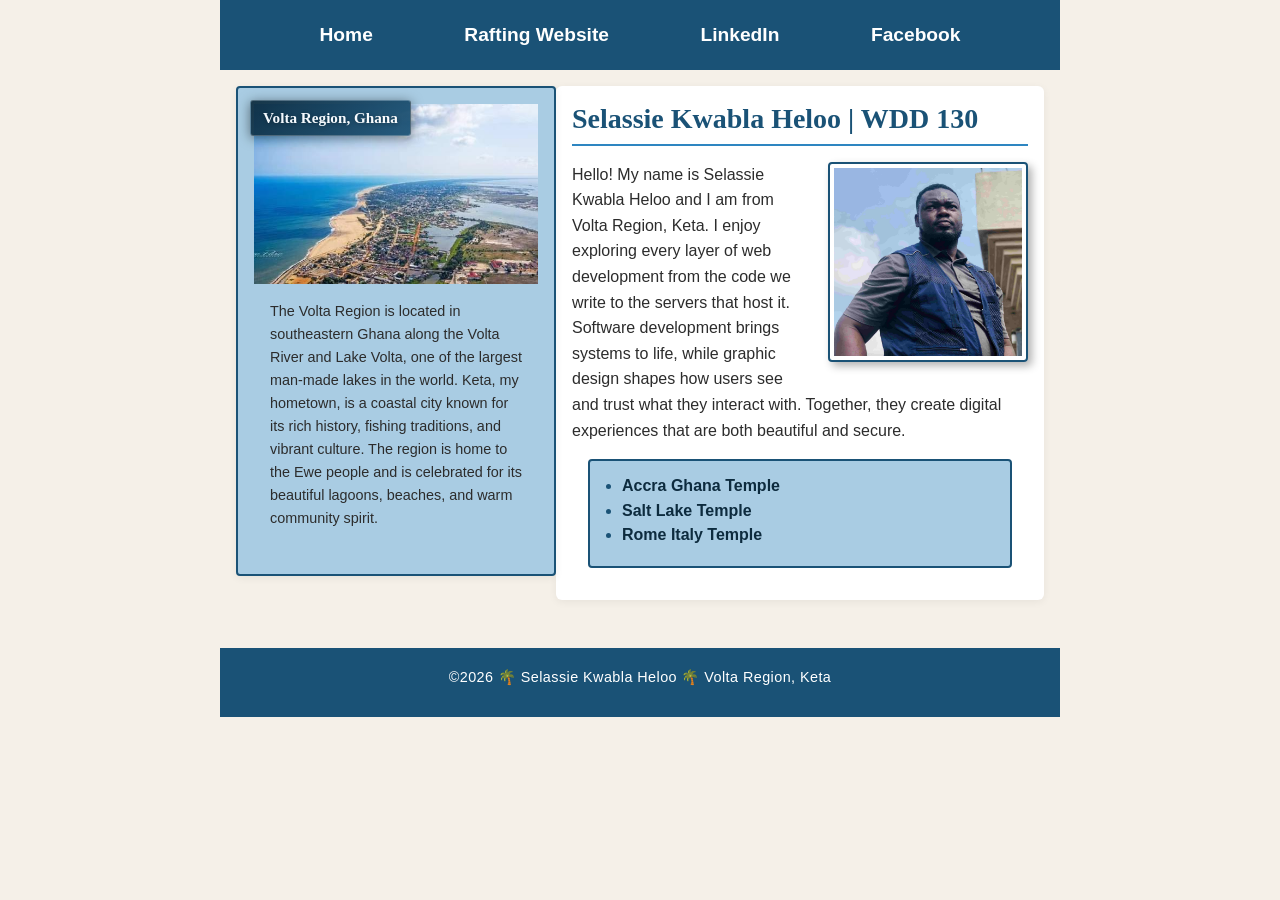
<file: index.html>
<!DOCTYPE html>
<html lang="en-US">

<head>
  <meta charset="utf-8">
  <meta name="viewport" content="width=device-width,initial-scale=1.0">
  <title>Selassie Kwabla Heloo | WDD 130</title>
  <meta name="description"
    content="Selassie Kwabla Heloo's WDD 130 home page, a web fundamentals course at BYU-Pathway Worldwide.">
  <meta name="author" content="Selassie Kwabla Heloo">
  <link rel="stylesheet" href="styles/styles.css">
</head>

<body>
  <header>
    <nav>
      <a href="#">Home</a>
      <a href="wwr/">Rafting Website</a>
      <a href="https://linkedin.com" target="_blank">LinkedIn</a>
      <a href="https://facebook.com" target="_blank">Facebook</a>
    </nav>
  </header>

  <div class="grid">
    <aside class="box">
      <h2>Volta Region, Ghana</h2>
      <img src="images/volta-region.jpg" alt="Volta Region, Ghana landscape">
      <p>The Volta Region is located in southeastern Ghana along the Volta River and Lake Volta,
        one of the largest man-made lakes in the world. Keta, my hometown, is a coastal city known
        for its rich history, fishing traditions, and vibrant culture. The region is home to the
        Ewe people and is celebrated for its beautiful lagoons, beaches, and warm community spirit.
      </p>
    </aside>

    <main>
      <h1>Selassie Kwabla Heloo | WDD 130</h1>
      <img src="images/profile.jpg" alt="Hello, my name is Selassie Kwabla Heloo">
      <p>Hello! My name is Selassie Kwabla Heloo and I am from Volta Region, Keta.
        I enjoy exploring every layer of web development from the code we write to the servers that
        host it.
        Software development brings systems to life, while graphic design shapes how users see and
        trust what they interact with. Together, they create digital experiences that are both
        beautiful and secure.</p>
      <ul class="box">
        <li><a href="https://www.churchofjesuschrist.org/temples/details/accra-ghana-temple"
            target="_blank">Accra Ghana Temple</a></li>
        <li><a href="https://www.churchofjesuschrist.org/temples/details/salt-lake-temple"
            target="_blank">Salt Lake Temple</a></li>
        <li><a href="https://www.churchofjesuschrist.org/temples/details/rome-italy-temple"
            target="_blank">Rome Italy Temple</a></li>
      </ul>
    </main>
  </div>

  <footer>
    <p>©2026 🌴 Selassie Kwabla Heloo 🌴 Volta Region, Keta</p>
  </footer>
</body>

</html>
</file>
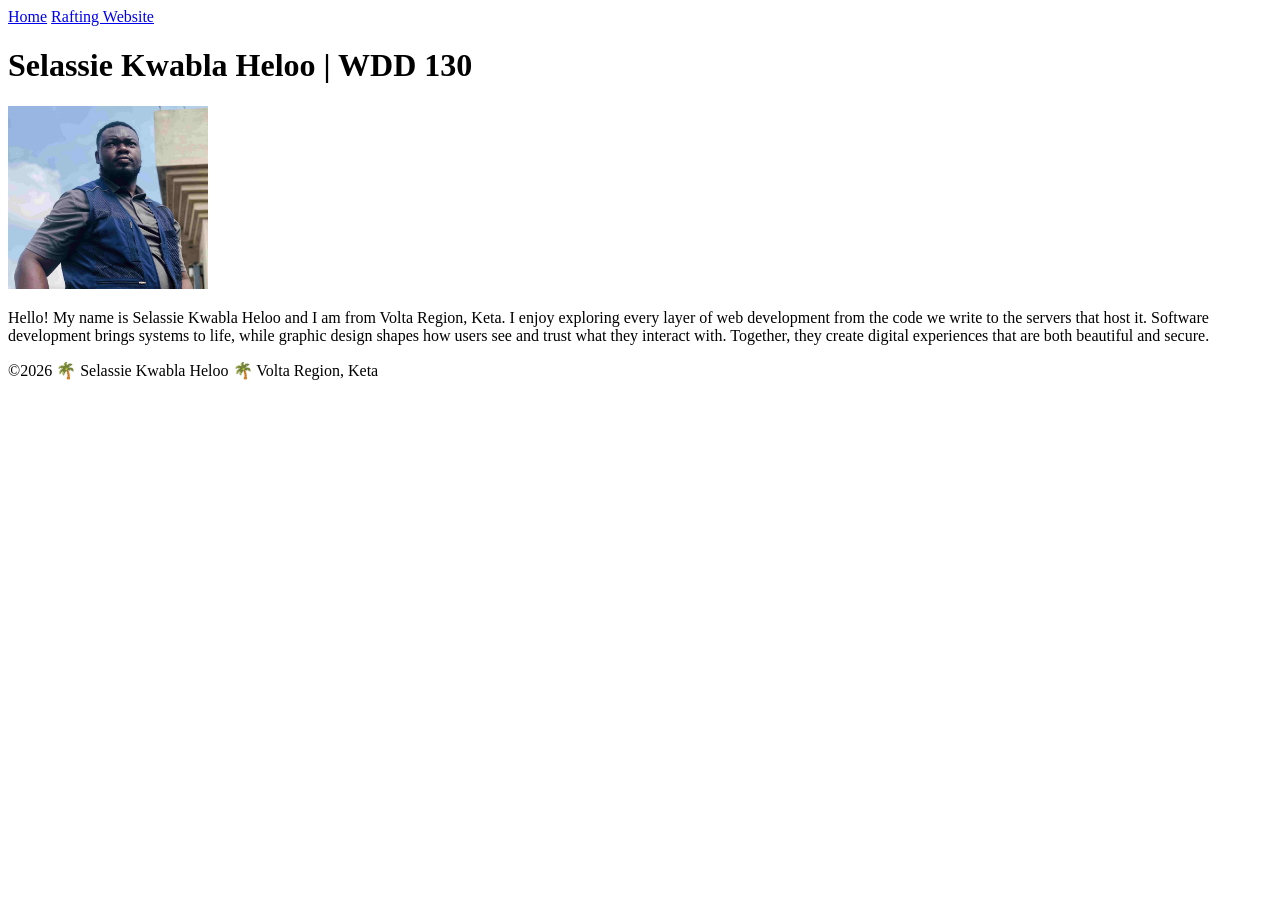
<file: week01/index.html>
<!DOCTYPE html>
<html lang="en-US">
  <head>
    <meta charset="utf-8">
    <meta name="viewport" content="width=device-width,initial-scale=1.0">
    <title>Selassie Kwabla Heloo | WDD 130</title>
  </head>
  <body>
    <header>
      <nav>
        <a href="#">Home</a>
        <a href="wwr/">Rafting Website</a>
      </nav>
    </header>
    <main>
      <h1>Selassie Kwabla Heloo | WDD 130</h1>
      <img src="images/profile.jpg" alt="Hello, my name is Selassie Kwabla Heloo" width="200">
      <p>Hello! My name is Selassie Kwabla Heloo and I am from Volta Region, Keta.
        I enjoy exploring every layer of web development from the code we write to the servers that host it.
        Software development brings systems to life, while graphic design shapes how users see and trust
        what they interact with. Together, they create digital experiences that are both beautiful and secure.</p>
    </main>
    <footer>
      <p>©2026 🌴 Selassie Kwabla Heloo 🌴 Volta Region, Keta</p>
    </footer>
  </body>
</html>
</file>
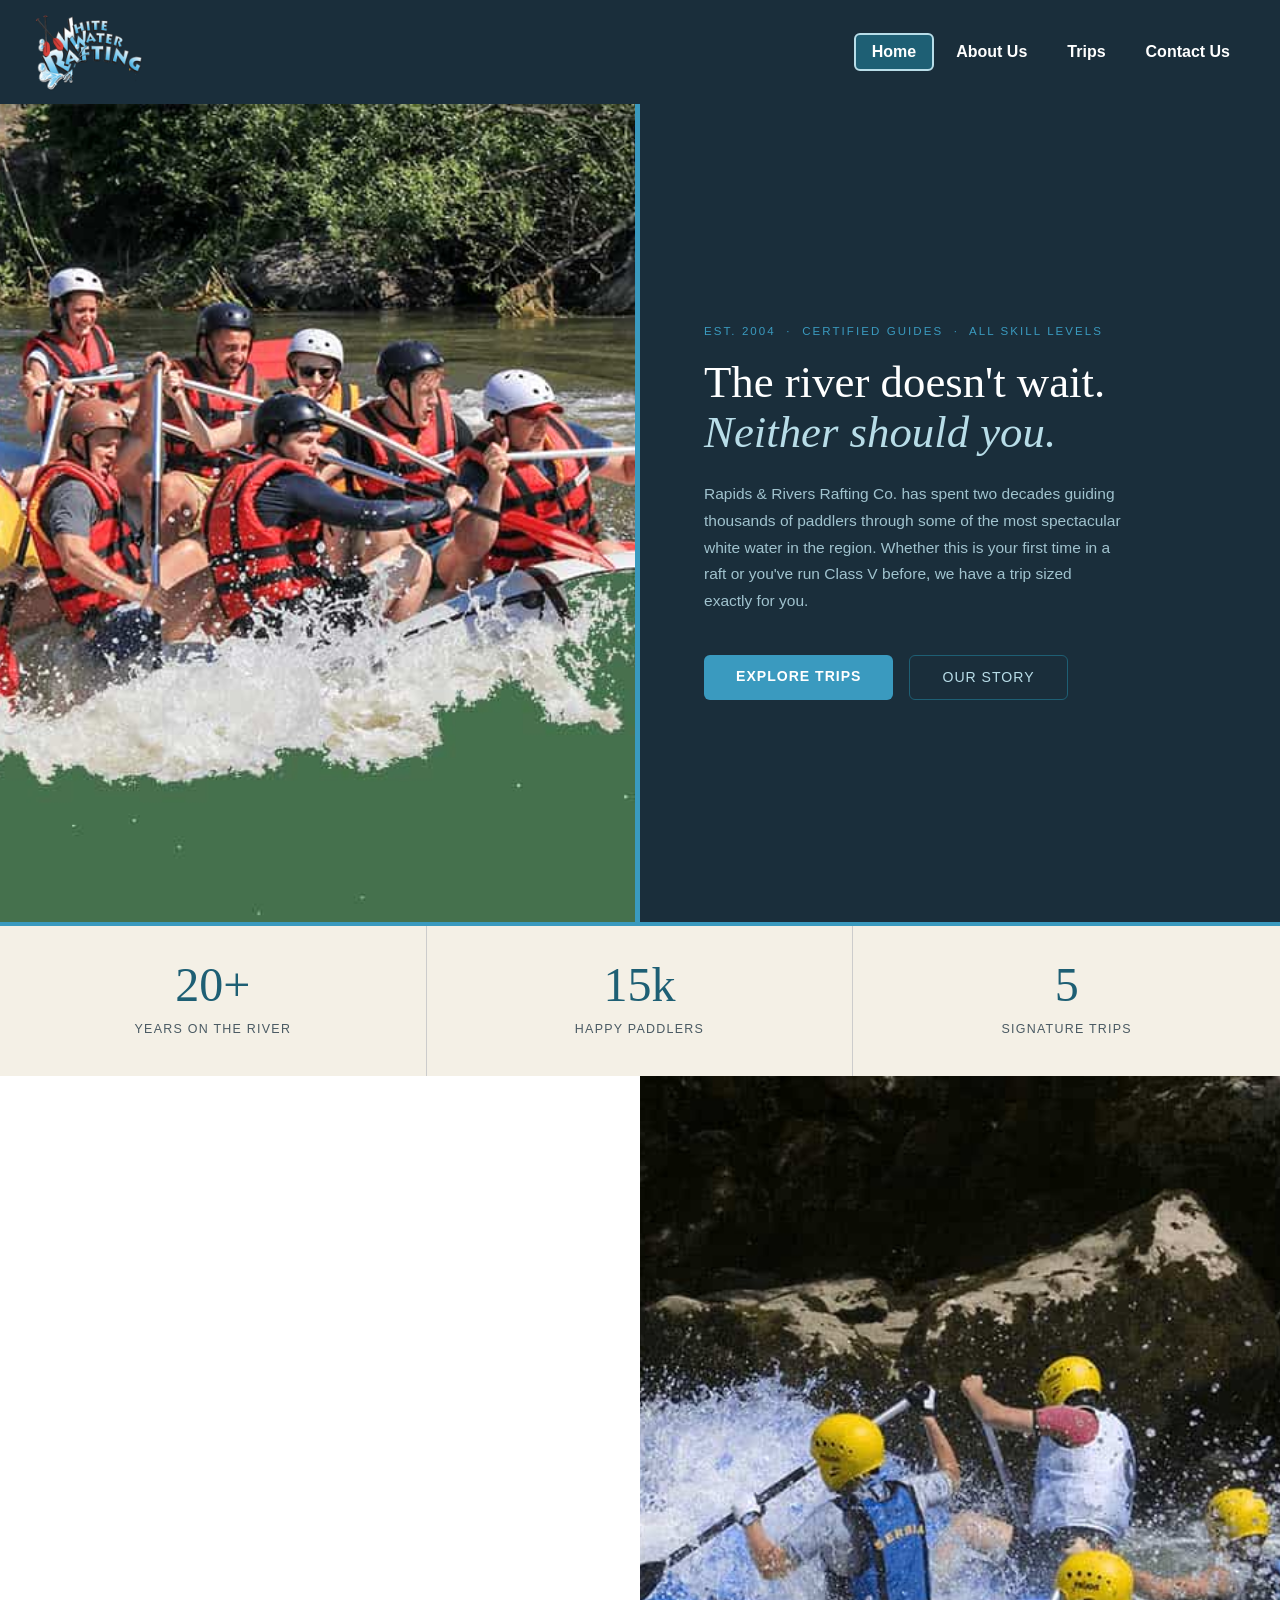
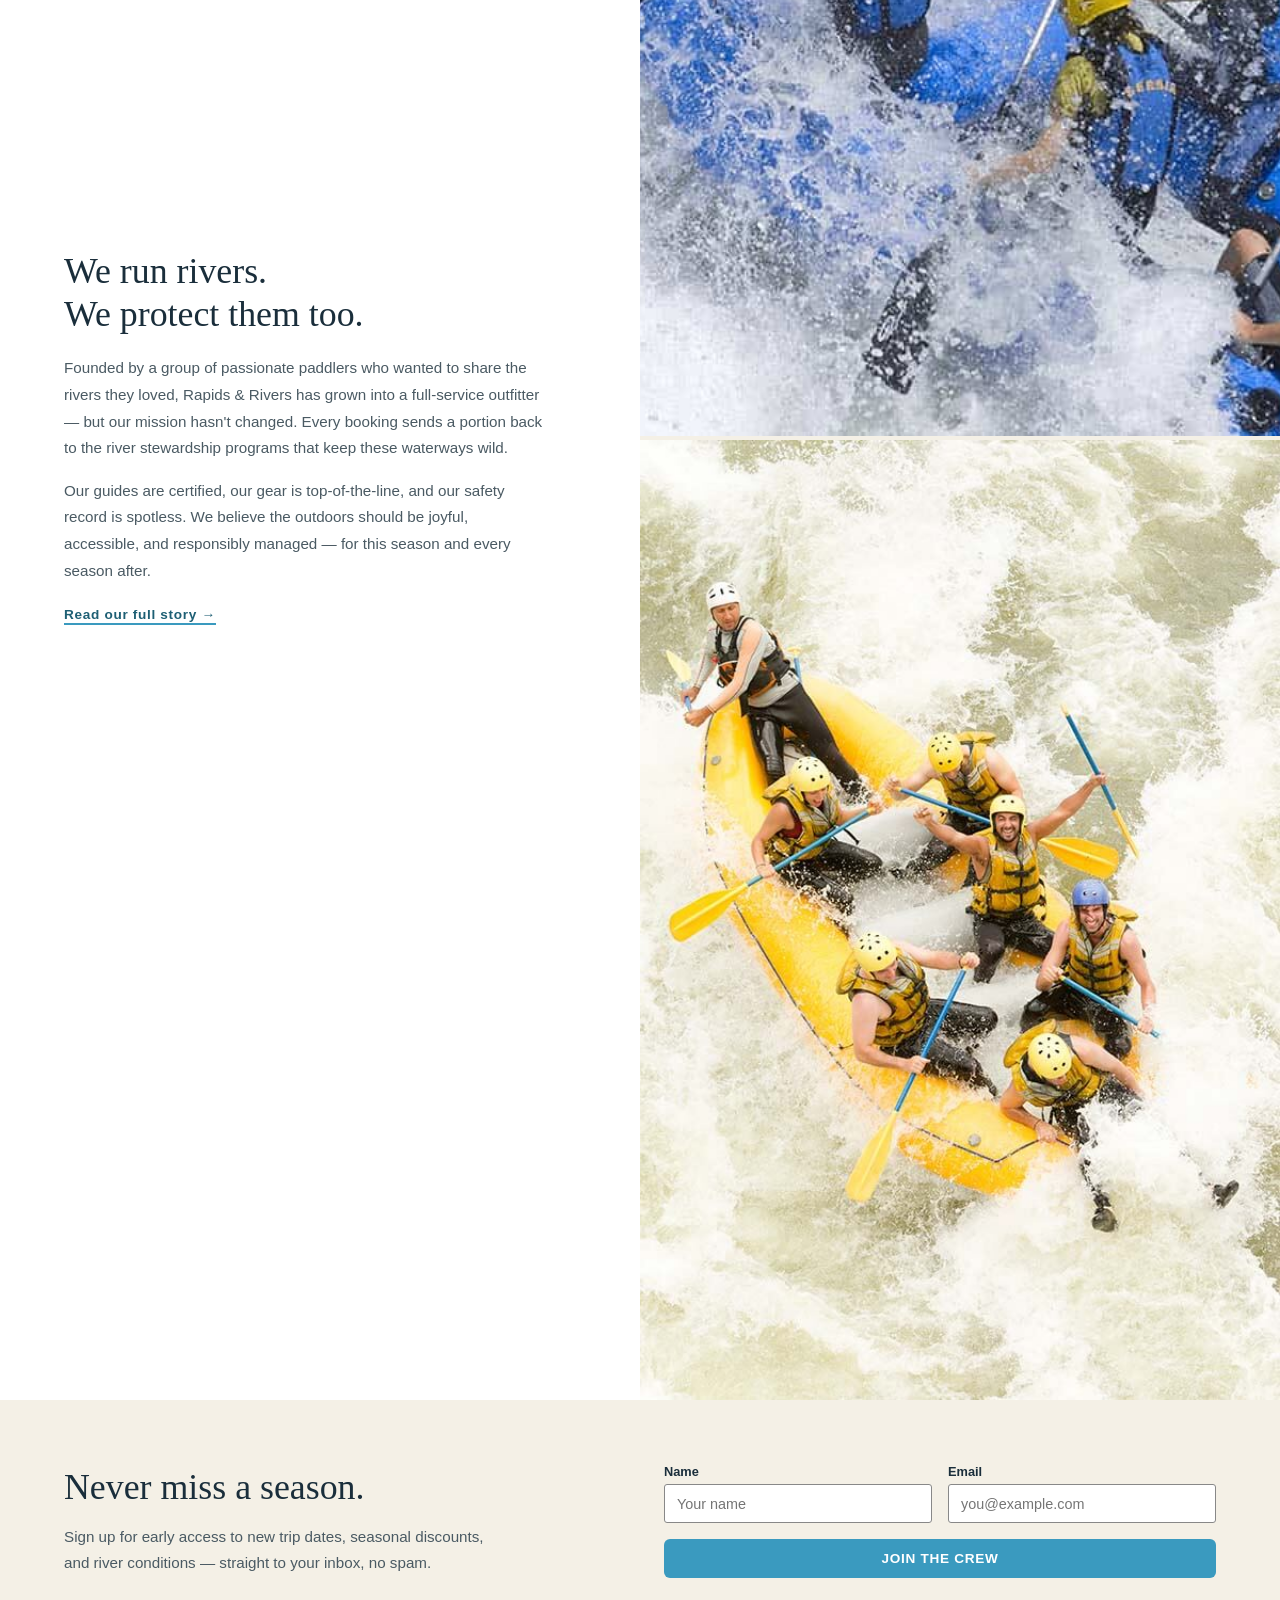
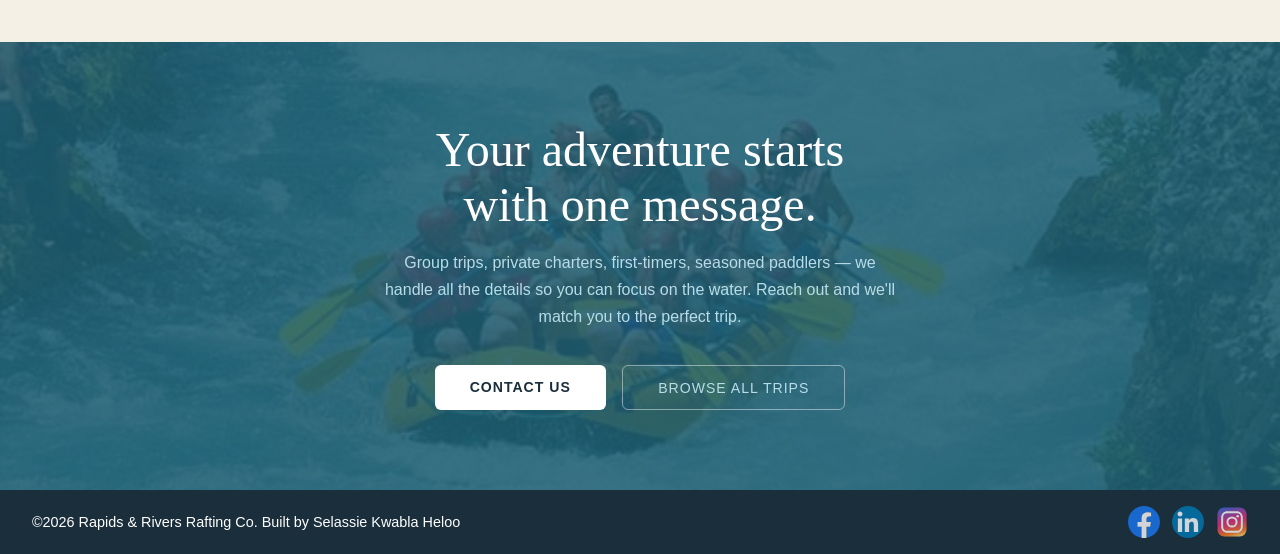
<file: wwr/index.html>
<!DOCTYPE html>
<html lang="en-US">

<head>
    <meta charset="utf-8">
    <meta name="viewport" content="width=device-width, initial-scale=1.0">
    <title>Rapids & Rivers Rafting Co. — White Water Adventures</title>
    <meta name="description"
      content="Rapids & Rivers Rafting Co. offers guided white-water rafting trips for every skill level. Explore our trips and book your river adventure today.">
    <meta name="author" content="Selassie Kwabla Heloo">
    <link rel="stylesheet" href="styles/rafting.css">
</head>

<body class="page-home">

    <header>
        <img src="images/logo.png" alt="Rapids & Rivers Rafting Co. logo">
        <nav>
            <a href="index.html" class="current">Home</a>
            <a href="about.html">About Us</a>
            <a href="trips.html">Trips</a>
            <a href="contact.html">Contact Us</a>
        </nav>
    </header>

    <main>

        <!-- ── Split Hero ── -->
        <section class="split-hero">
            <div class="split-hero__image">
                <img src="images/hero.jpg"
                  alt="A raft charging through white-water rapids at golden hour">
            </div>
            <div class="split-hero__content">
                <p class="split-hero__eyebrow">Est. 2004 &nbsp;·&nbsp; Certified Guides
                    &nbsp;·&nbsp; All Skill Levels</p>
                <h1 class="split-hero__headline">
                    The river doesn't wait.<br>
                    <em>Neither should you.</em>
                </h1>
                <p class="split-hero__body">
                    Rapids &amp; Rivers Rafting Co. has spent two decades guiding thousands of
                    paddlers through some of the most spectacular white water in the region.
                    Whether this is your first time in a raft or you've run Class&nbsp;V before,
                    we have a trip sized exactly for you.
                </p>
                <div class="hero-actions">
                    <a href="trips.html" class="btn-primary">Explore Trips</a>
                    <a href="about.html" class="btn-ghost">Our Story</a>
                </div>
            </div>
        </section>

        <!-- ── Trust Stats ── -->
        <div class="stats-bar">
            <div class="stat">
                <span class="stat__number">20+</span>
                <span class="stat__label">Years on the River</span>
            </div>
            <div class="stat">
                <span class="stat__number">15k</span>
                <span class="stat__label">Happy Paddlers</span>
            </div>
            <div class="stat">
                <span class="stat__number">5</span>
                <span class="stat__label">Signature Trips</span>
            </div>
        </div>

        <!-- ── Brand / Story Strip ── -->
        <div class="brand-strip">
            <div class="brand-strip__text">
                <h2>We run rivers.<br>We protect them too.</h2>
                <p>
                    Founded by a group of passionate paddlers who wanted to share the rivers they
                    loved, Rapids &amp; Rivers has grown into a full-service outfitter — but our
                    mission hasn't changed. Every booking sends a portion back to the river
                    stewardship programs that keep these waterways wild.
                </p>
                <p>
                    Our guides are certified, our gear is top-of-the-line, and our safety record
                    is spotless. We believe the outdoors should be joyful, accessible, and
                    responsibly managed — for this season and every season after.
                </p>
                <a href="about.html" class="story-link">Read our full story →</a>
            </div>
            <div class="brand-strip__image">
                <img src="images/rafting1.jpg"
                  alt="Guide leading a raft through a scenic canyon rapid">
                <img src="images/rafting4.jpg"
                  alt="Paddlers enjoying a golden-hour run through the canyon">
            </div>
        </div>

        <!-- ── Newsletter ── -->
        <section class="newsletter">
            <div class="newsletter__text">
                <h2>Never miss a season.</h2>
                <p>
                    Sign up for early access to new trip dates, seasonal discounts, and
                    river conditions — straight to your inbox, no spam.
                </p>
            </div>
            <form class="newsletter__form" action="#" method="post">
                <div class="newsletter-form-group">
                    <label for="newsletter-name">Name</label>
                    <input type="text" id="newsletter-name" name="name" placeholder="Your name"
                      required>
                </div>
                <div class="newsletter-form-group">
                    <label for="newsletter-email">Email</label>
                    <input type="email" id="newsletter-email" name="email"
                      placeholder="you@example.com" required>
                </div>
                <button type="submit">Join the Crew</button>
            </form>
        </section>

        <!-- ── Final CTA ── -->
        <section class="final-cta">
            <h2>Your adventure starts<br>with one message.</h2>
            <p>
                Group trips, private charters, first-timers, seasoned paddlers — we handle all
                the details so you can focus on the water. Reach out and we'll match you to the
                perfect trip.
            </p>
            <div class="final-cta-actions">
                <a href="contact.html" class="btn-white">Contact Us</a>
                <a href="trips.html" class="btn-ghost-light">Browse All Trips</a>
            </div>
        </section>

    </main>

    <footer>
        <p>©2026 Rapids &amp; Rivers Rafting Co. Built by Selassie Kwabla Heloo</p>
        <nav class="socialmedia">
            <a href="https://facebook.com" target="_blank">
                <img src="images/facebook.svg" alt="Facebook Icon">
            </a>
            <a href="https://linkedin.com" target="_blank">
                <img src="images/linkedin.svg" alt="LinkedIn Icon">
            </a>
            <a href="https://instagram.com" target="_blank">
                <img src="images/instagram.svg" alt="Instagram Icon">
            </a>
        </nav>
    </footer>

</body>

</html>
</file>
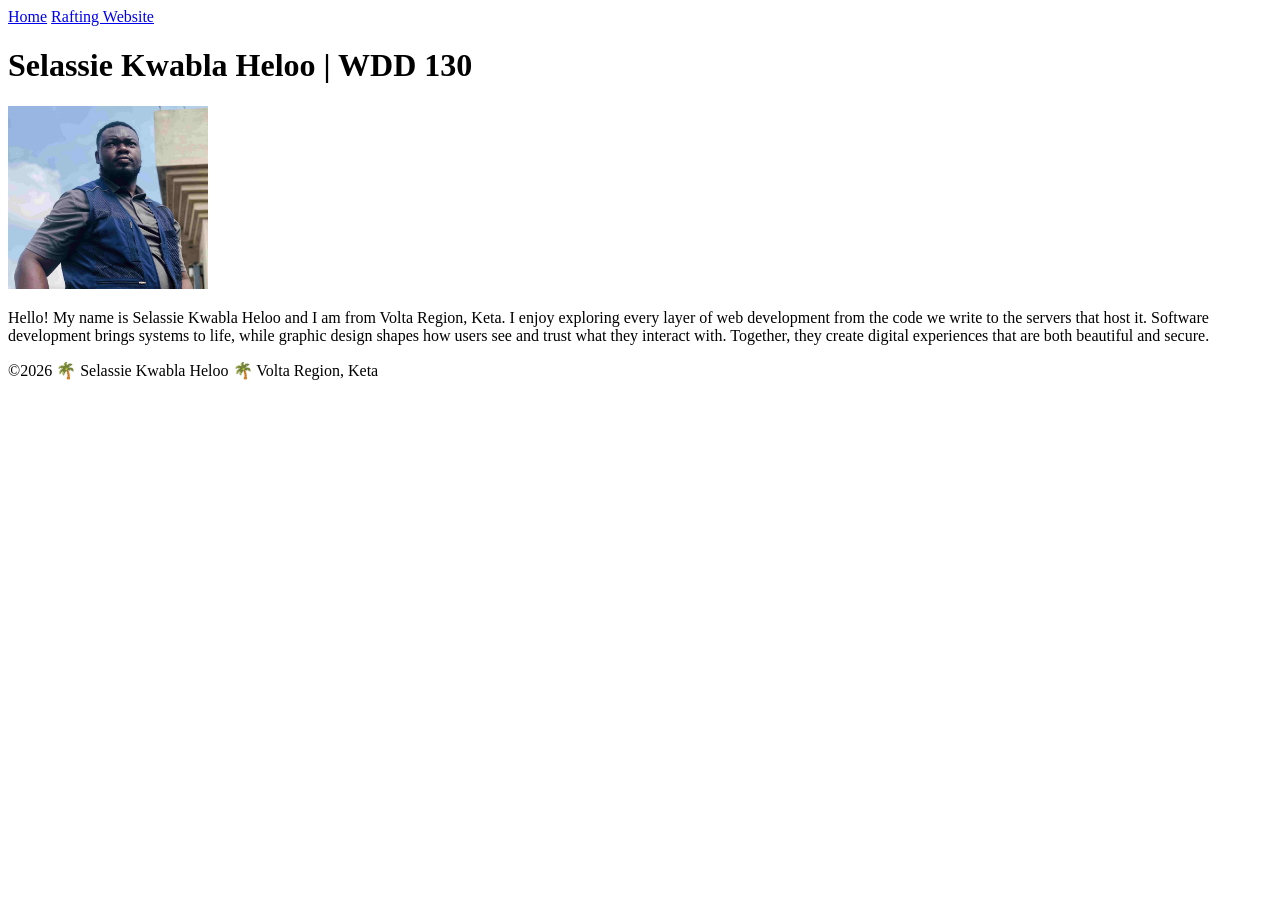
<file: indexx.html>
<!DOCTYPE html>
<html lang="en-US">

<head>
  <meta charset="utf-8">
  <meta name="viewport" content="width=device-width,initial-scale=1.0">
  <title>Selassie Kwabla Heloo | WDD 130</title>
</head>

<body>
  <header>
    <nav>
      <a href="#">Home</a>
      <a href="wwr/">Rafting Website</a>
    </nav>
  </header>
  <main>
    <h1>Selassie Kwabla Heloo | WDD 130</h1>
    <img src="images/profile.jpg" alt="Hello, my name is Selassie Kwabla Heloo" width="200">
    <p>Hello! My name is Selassie Kwabla Heloo and I am from Volta Region, Keta.
      I enjoy exploring every layer of web development from the code we write to the servers that
      host it.
      Software development brings systems to life, while graphic design shapes how users see and
      trust
      what they interact with. Together, they create digital experiences that are both beautiful and
      secure.</p>
  </main>
  <footer>
    <p>©2026 🌴 Selassie Kwabla Heloo 🌴 Volta Region, Keta</p>
  </footer>
</body>

</html>
</file>
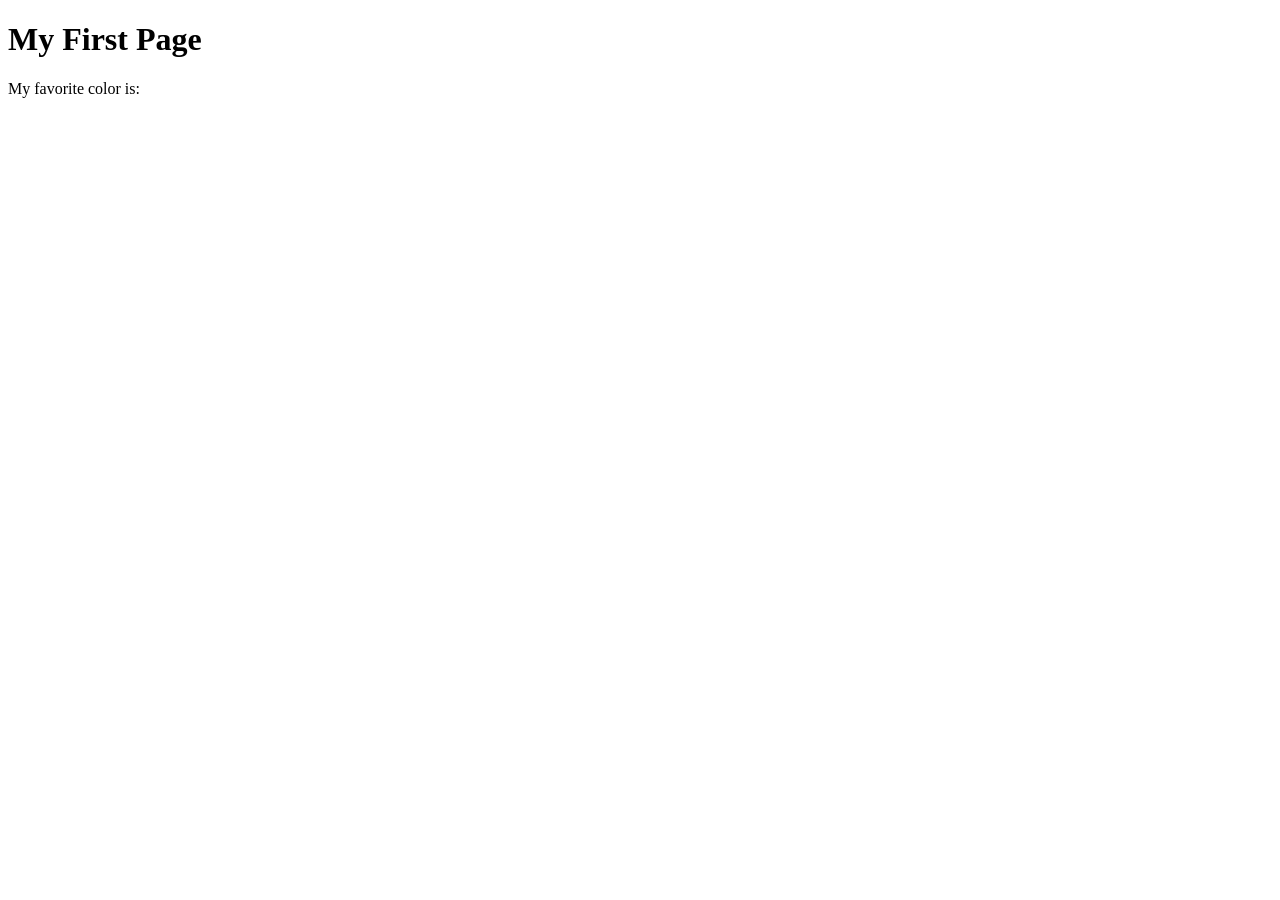
<file: week01/first-page.html>
<!DOCTYPE html>
<html lang="en">
<head>
    <meta charset="UTF-8">
    <meta name="viewport" content="width=device-width, initial-scale=1.0">
    <title>My First Page</title>
</head>
<body>
    <h1>My First Page</h1>
    <p>My favorite color is: </p>
</body>
</html>
</file>
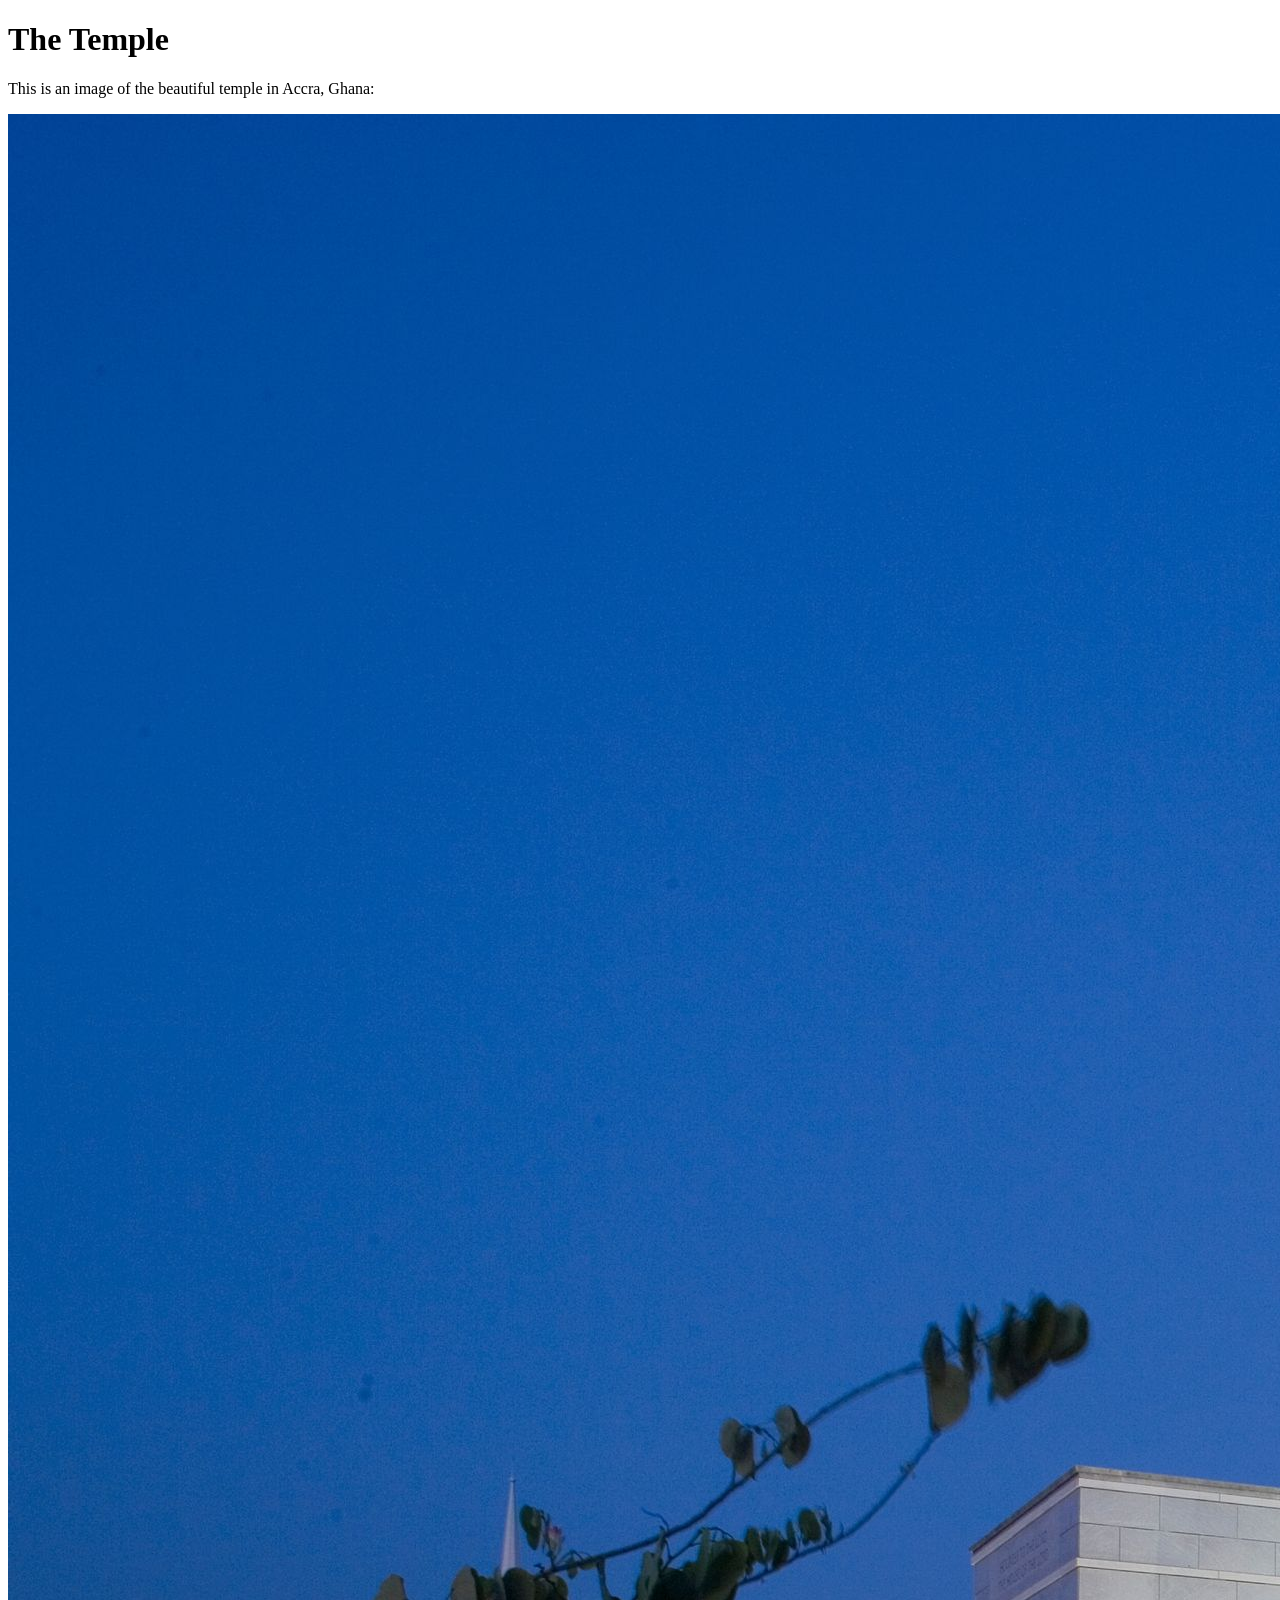
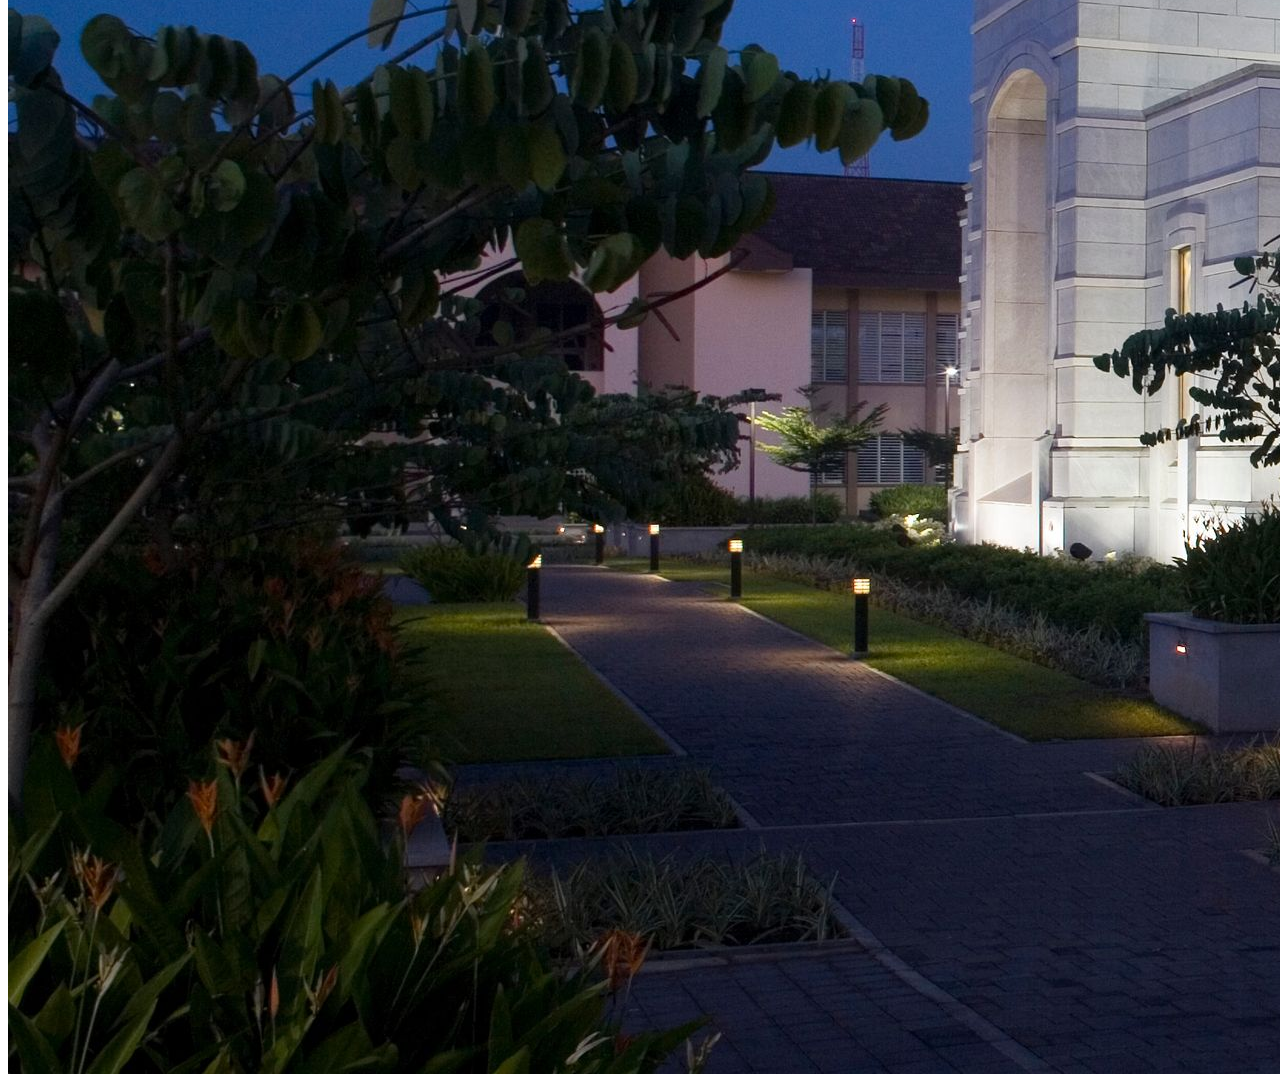
<file: week01/images.html>
<!DOCTYPE html>
<html lang="en">
<head>
    <meta charset="UTF-8">
    <meta name="viewport" content="width=device-width, initial-scale=1.0">
    <title>Temple Image</title>
</head>
<body>
    <h1>The Temple</h1>
    <p>This is an image of the beautiful temple in Accra, Ghana:</p>
    <img src="images/temple-large.jpeg" alt="The Accra Ghana Temple">
    
</body>
</html>
</file>
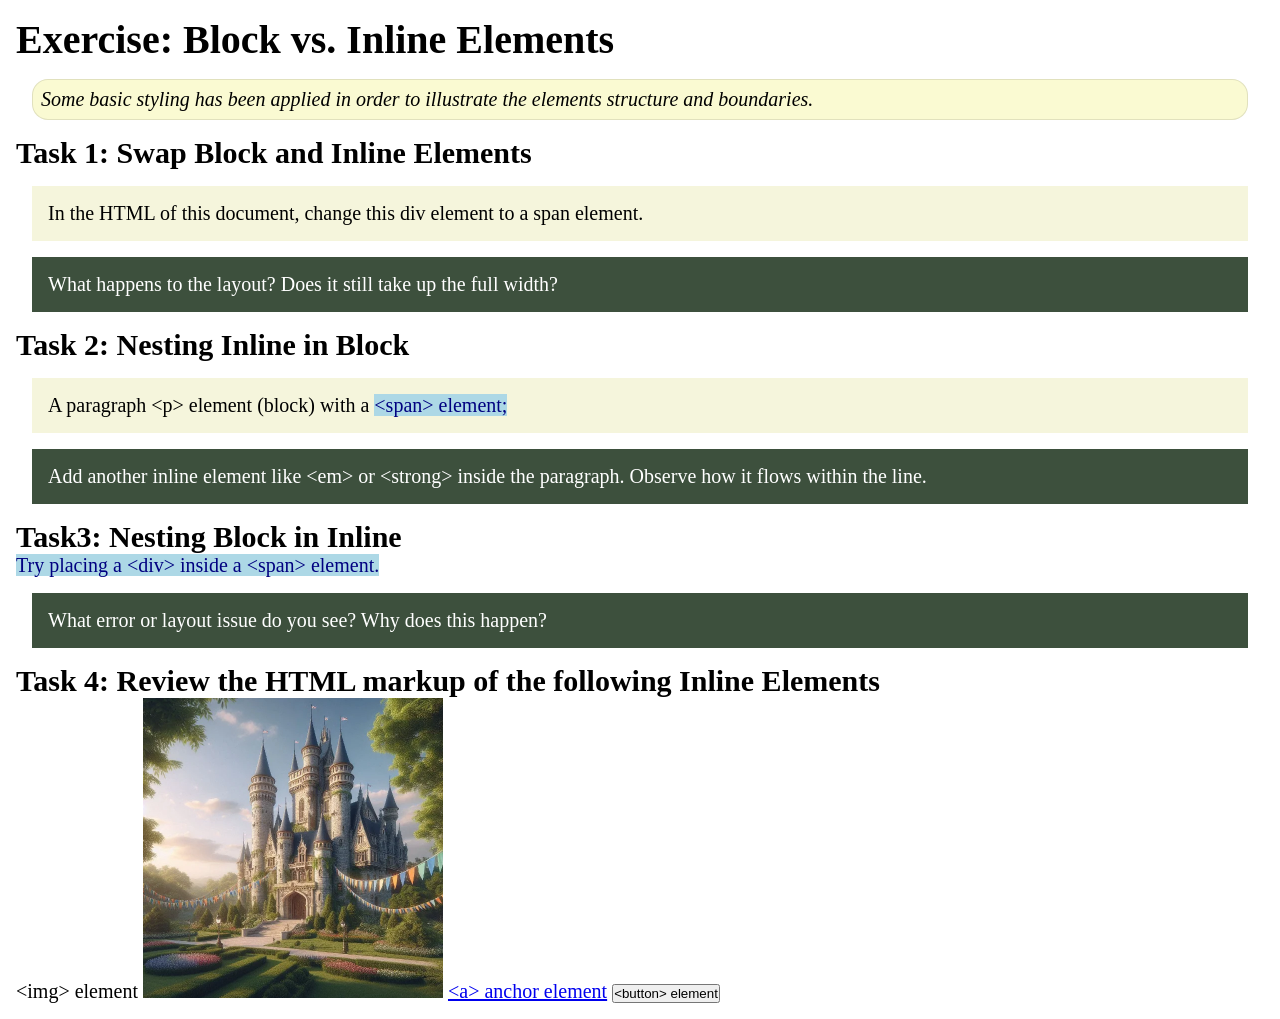
<file: week02/block-vs-inline.html>
<!DOCTYPE html>
<html lang="en">

<head>
    <meta charset="UTF-8">
    <meta name="viewport" content="width=device-width, initial-scale=1.0">
    <title>Exercise: Block vs. Inline Elements</title>
    <link rel="stylesheet" href="styles/block-vs-inline.css">
</head>

<body>
    <main>
        <h1>Exercise: Block vs. Inline Elements</h1>
        <p class="note">Some basic styling has been applied in order to illustrate the elements structure and
            boundaries.</p>

        <h2>Task 1: Swap Block and Inline Elements</h2>
        <div>In the HTML of this document, change this div element to a span element.</div>

        <p class="question">What happens to the layout? Does it still take up the full width?</p>

        <h2>Task 2: Nesting Inline in Block</h2>
        <p>A paragraph &lt;p&gt; element (block) with a <span>&lt;span&gt; element;</span></p>
        <p class="question">Add another inline element like &lt;em&gt; or &lt;strong&gt; inside the paragraph. Observe
            how it flows within the line.</p>

        <h2>Task3: Nesting Block in Inline</h2>
        <span>Try placing a &lt;div&gt; inside a &lt;span&gt; element.</span>
            <p class="question">What error or layout issue do you see? Why does this happen?</p>


            <h2>Task 4: Review the HTML markup of the following Inline Elements</h2>
        &lt;img&gt; element
        <img src="images/castle.webp" alt="placeholder image (images are inline)" width="300" height="300">
        <a href="https://churchofjesuschrist.org">&lt;a&gt; anchor element</a>
        <button type="button">&lt;button&gt; element</button>
    </main>
</body>

</html>
</file>
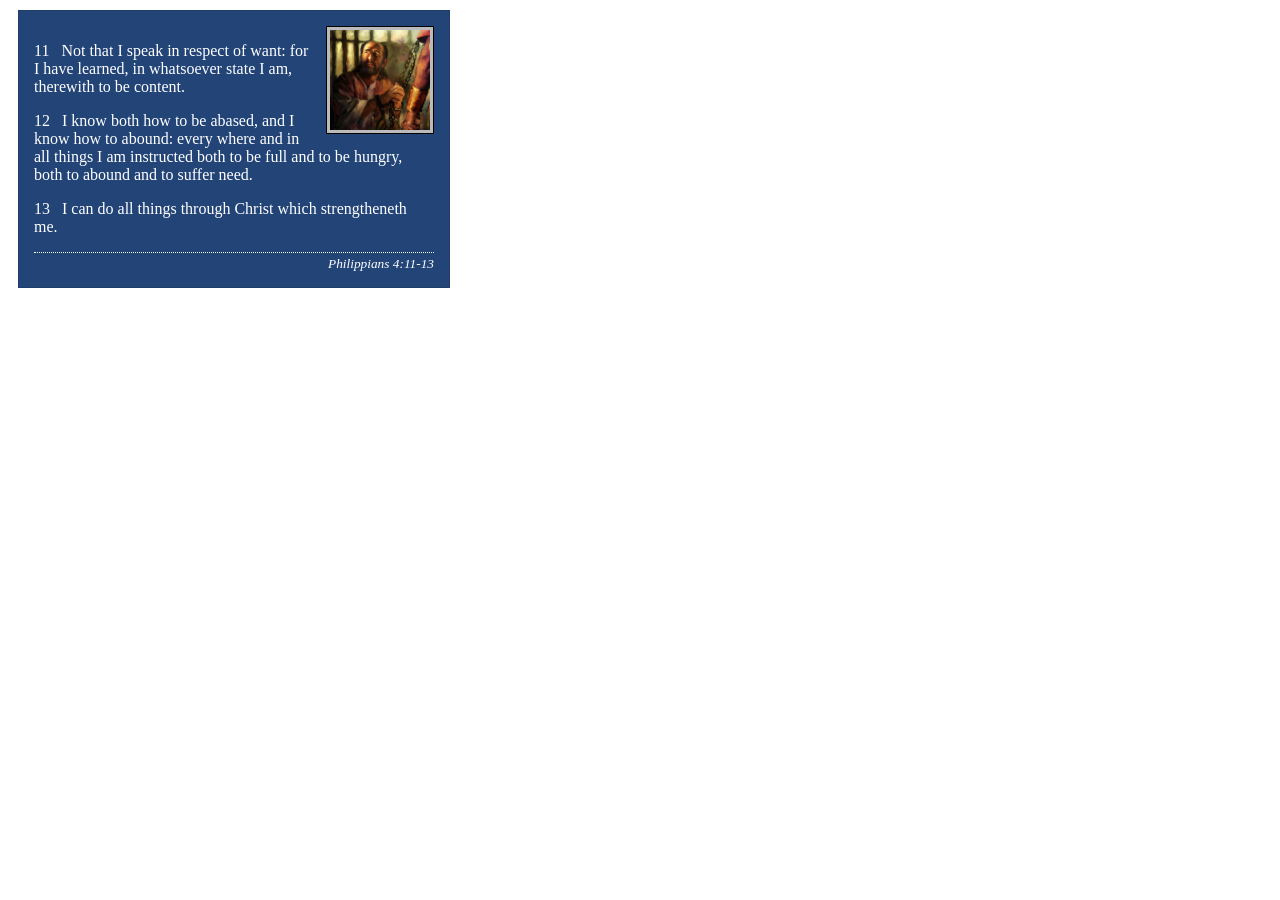
<file: week02/box-model-solution.html>
<!DOCTYPE html>
<html lang="en">
<head>
    <meta charset="UTF-8">
    <meta name="viewport" content="width=device-width, initial-scale=1.0">
    <title>Box Model Activity</title>
    <link rel="stylesheet" href="styles/box-model-solution.css">
</head>
<body>
    <main>
        <div class="callout">
            <img src="images/apostle-paul-imprisoned.webp" alt="Paul the Apostle - Imprisoned in Rome" width="200" height="200">
            <blockquote>
                <p>11 &nbsp; Not that I speak in respect of want: for I have learned, in whatsoever state I am, therewith to be content.</p>
                <p>12 &nbsp; I know both how to be abased, and I know how to abound: every where and in all things I am instructed both to be full and to be hungry, both to abound and to suffer need.</p>
                <p>13 &nbsp; I can do all things through Christ which strengtheneth me.</p>
            </blockquote>
            <cite>Philippians 4:11-13</cite>
        </div>
    </main>
</body>
</html>
</file>
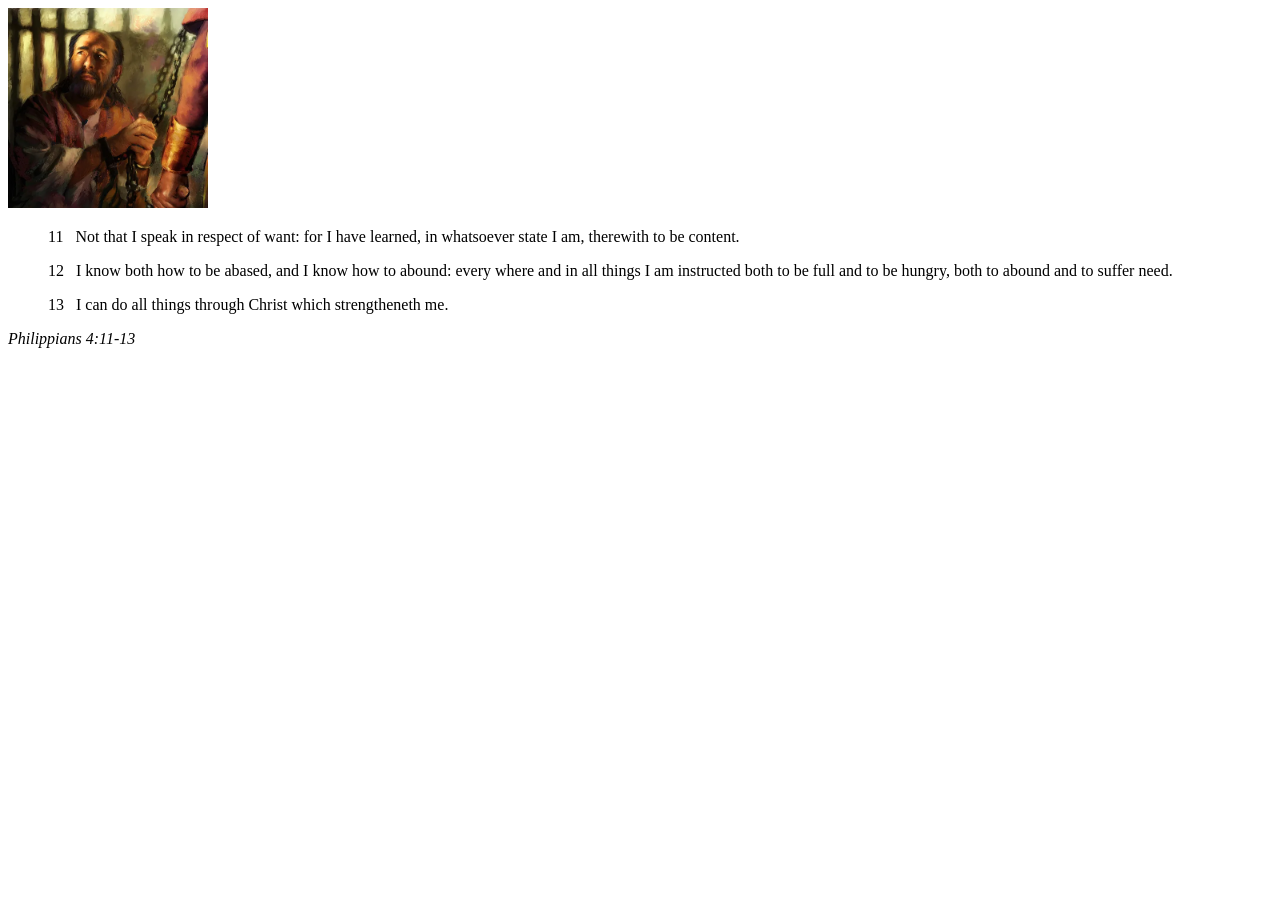
<file: week02/box-model.html>
<!DOCTYPE html>
<html lang="en">
<head>
    <meta charset="UTF-8">
    <meta name="viewport" content="width=device-width, initial-scale=1.0">
    <title>Box Model Activity</title>
</head>
<body>
    <main>
        <div class="callout">
            <img src="images/apostle-paul-imprisoned.webp" alt="Paul the Apostle - Imprisoned in Rome" width="200" height="200">
            <blockquote>
                <p>11 &nbsp; Not that I speak in respect of want: for I have learned, in whatsoever state I am, therewith to be content.</p>
                <p>12 &nbsp; I know both how to be abased, and I know how to abound: every where and in all things I am instructed both to be full and to be hungry, both to abound and to suffer need.</p>
                <p>13 &nbsp; I can do all things through Christ which strengtheneth me.</p>
            </blockquote>
            <cite>Philippians 4:11-13</cite>
        </div>
    </main>
</body>
</html>
</file>
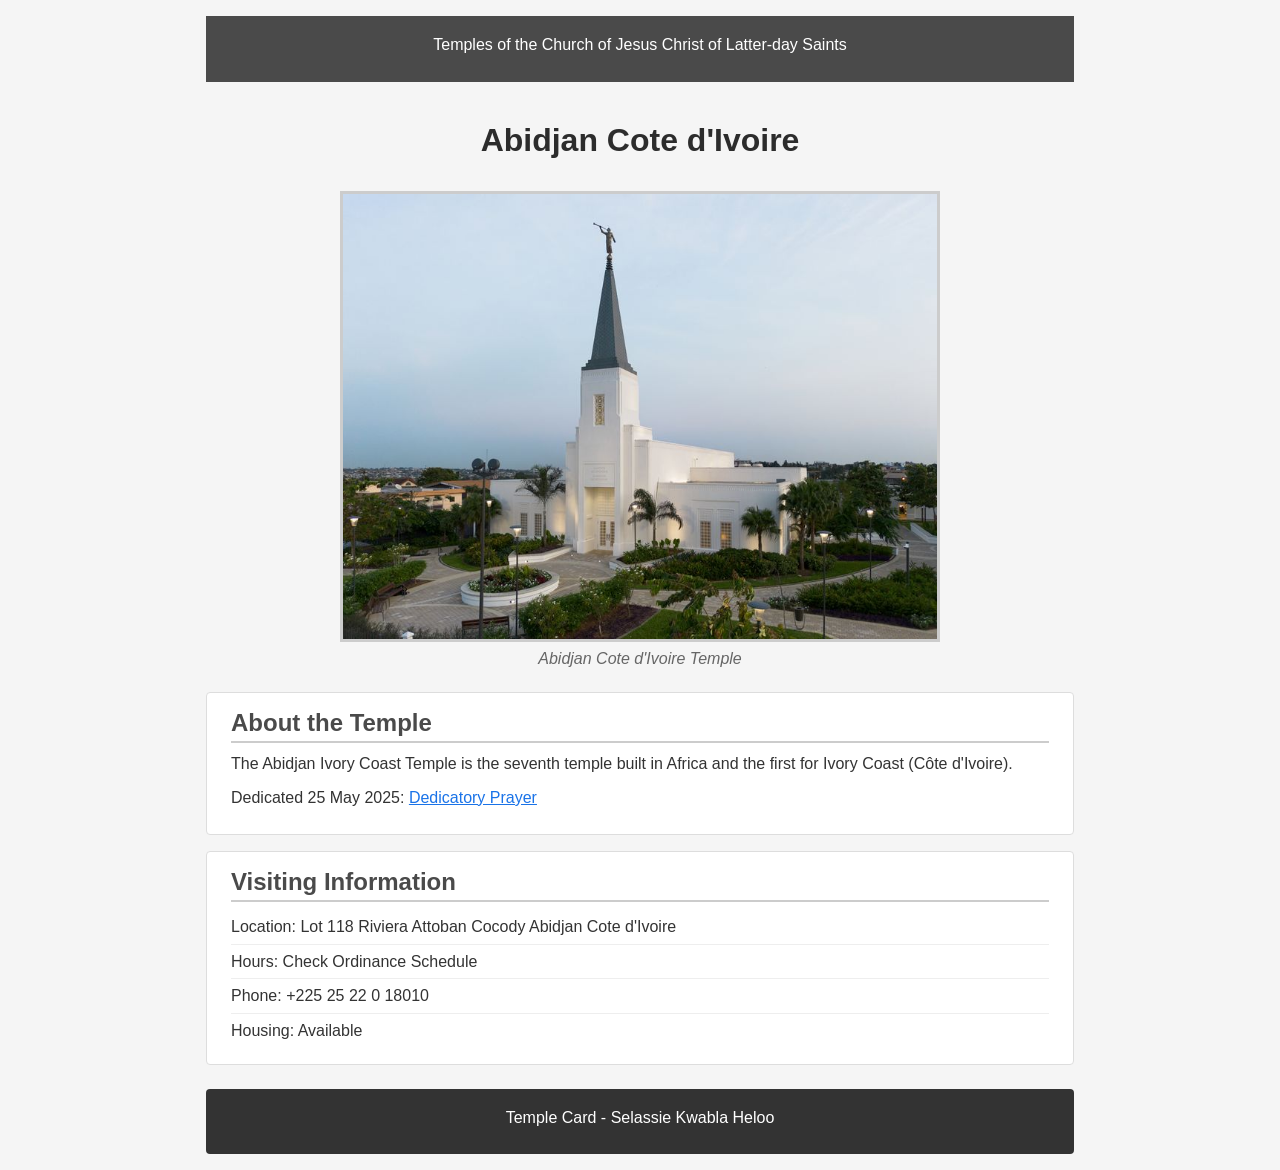
<file: week02/temple.html>
<!DOCTYPE html>
<html lang="en">

<head>
    <meta charset="UTF-8">
    <link rel="stylesheet" href="styles/temple.css">
    <meta name="viewport" content="width=device-width, initial-scale=1.0">
    <title>Temple Card - Abidjan Cote d'Ivoire</title>
</head>

<body>
    <header>
        <p>Temples of the Church of Jesus Christ of Latter-day Saints</p>
    </header>
    <main>
        <h1>Abidjan Cote d'Ivoire</h1>
        <figure>
            <img src="images/abidjan-ivory-coast.jpeg" alt="Abidjan Cote d'Ivoire Temple">
            <figcaption>Abidjan Cote d'Ivoire Temple</figcaption>
        </figure>
        <section>
            <h2>About the Temple</h2>
            <p>The Abidjan Ivory Coast Temple is the seventh temple built in Africa and the first
                for Ivory Coast (Côte
                d'Ivoire).</p>
            <p>Dedicated 25 May 2025: <a
                  href="https://www.churchofjesuschrist.org/temples/dedicatory-prayer/abidjan-ivory-coast-temple/2025-05-25?lang=eng"
                  target="_blank" rel="noopener noreferrer">Dedicatory Prayer</a></p>
        </section>
        <section>
            <h2>Visiting Information</h2>
            <ul>
                <li>Location: Lot 118 Riviera Attoban Cocody Abidjan Cote d'Ivoire</li>
                <li>Hours: Check Ordinance Schedule</li>
                <li>Phone: +225 25 22 0 18010</li>
                <li>Housing: Available</li>
            </ul>
        </section>
    </main>
    <footer>
        <p>Temple Card - Selassie Kwabla Heloo</p>
    </footer>
</body>

</html>
</file>
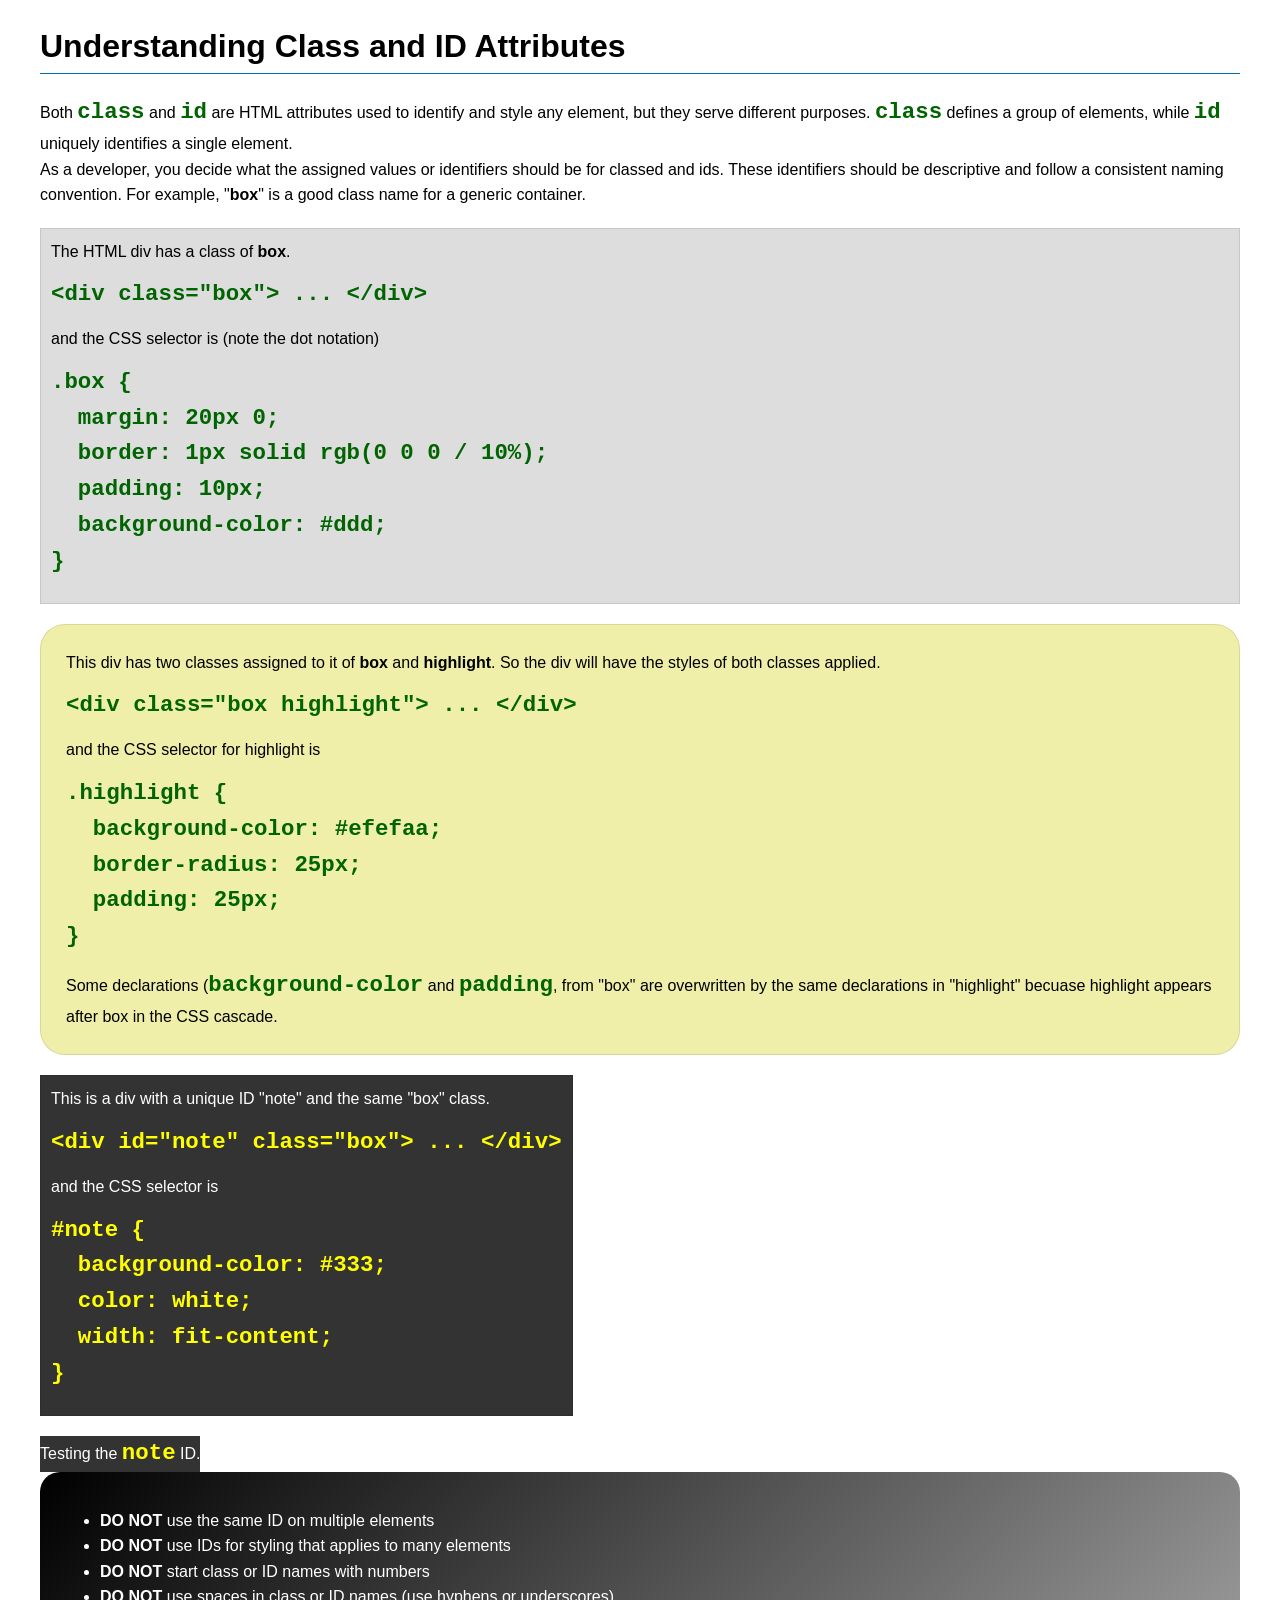
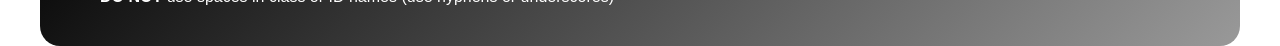
<file: week03/class-and-id.html>
<!DOCTYPE html>
<html lang="en">

<head>
    <meta charset="UTF-8">
    <meta name="viewport" content="width=device-width, initial-scale=1.0">
    <title>Class vs ID Attributes</title>
    <link rel="stylesheet" href="styles/class-and-id.css">
</head>

<body>
    <h1>Understanding Class and ID Attributes</h1>
    <p>Both <code>class</code> and <code>id</code> are HTML attributes used to identify and style any element, but they
        serve different purposes. <code>class</code> defines a group of elements, while <code>id</code> uniquely
        identifies a single element.</p>
    <p>As a developer, you decide what the assigned values or identifiers should be for classed and ids. These
        identifiers should be
        descriptive and follow a consistent naming convention. For example, "<strong>box</strong>" is a good class name
        for a generic container.</p>
    <div class="box">
        <p>The HTML div has a class of <strong>box</strong>.</p>
        <pre><code class="html">&lt;div class="box"&gt; ... &lt;/div&gt;</code></pre>
        and the CSS selector is (note the dot notation)
        <pre><code class="css">.box {
  margin: 20px 0;
  border: 1px solid rgb(0 0 0 / 10%);
  padding: 10px;
  background-color: #ddd; 
}</code></pre>
    </div>

    <div class="box highlight">
        <p>This div has two classes assigned to it of <strong>box</strong> and <strong>highlight</strong>. So the div
            will have the styles of both classes applied.</p>
        <pre><code class="html">&lt;div class="box highlight"&gt; ... &lt;/div&gt;</code></pre>
        and the CSS selector for highlight is
        <pre><code class="css">.highlight {
  background-color: #efefaa;
  border-radius: 25px;
  padding: 25px;
}</code></pre>
<p>Some declarations (<code>background-color</code> and <code>padding</code>, from "box" are overwritten by the same declarations in "highlight" becuase highlight appears after box in the CSS cascade.</p>
    </div>

    <div id="note" class="box">
        <p>This is a div with a unique ID "note" and the same "box" class.</p>
        <pre><code class="html">&lt;div id="note" class="box"&gt; ... &lt;/div&gt;</code></pre>
        and the CSS selector is
        <pre><code class="css">#note {
  background-color: #333;
  color: white;
  width: fit-content;
}</code></pre>
    </div>

    <div id="note">
        <p>Testing the <code>note</code> ID.</p>
    </div>

    <section id="best-practice">
        <ul>
            <li><strong>DO NOT</strong> use the same ID on multiple elements</li>
            <li><strong>DO NOT</strong> use IDs for styling that applies to many elements</li>
            <li><strong>DO NOT</strong> start class or ID names with numbers</li>
            <li><strong>DO NOT</strong> use spaces in class or ID names (use hyphens or underscores)</li>
        </ul>
    </section>




</body>

</html>
</file>
<file: styles/styles.css>
/* CSS Variables */
:root {
    /* Color palette */
    --river-deep: #0d2b3e;
    --river-mid: #1a5276;
    --river-light: #2e86c1;
    --river-foam: #a9cce3;
    --sand: #f5f0e8;
    --white: #ffffff;
    --text-body: #2c2c2c;

    /* Mapped semantic tokens (fixes undefined variables used throughout) */
    --primary-color: var(--river-mid);
    --primary-hover: var(--river-light);
    --background-light: var(--sand);
    --background-white: var(--white);
    --accent-blue: var(--river-foam);
    --text-dark: var(--text-body);
    --text-light: var(--white);

    /* Typography */
    --font-display: 'Georgia', 'Times New Roman', serif;
    --font-body: 'Helvetica Neue', Helvetica, Arial, sans-serif;
    --font-nav: var(--font-body);
    --font-family: var(--font-body);
    /* fixes undefined --font-family on body */

    /* Spacing */
    --gap-sm: 0.5rem;
    --gap-md: 1rem;
    --gap-lg: 2rem;
    --padding-standard: 1rem;
    /* fixes undefined --padding-standard */
    --border-standard: 2px solid var(--river-mid);
    /* fixes undefined --border-standard */
}

/* Reset */
* {
    margin: 0;
    padding: 0;
    box-sizing: border-box;
}

/* ── Body ── */
body {
    font-family: var(--font-family);
    background-color: var(--background-light);
    color: var(--text-dark);
}

/* ── Header / Nav ── */
header,
.grid,
footer {
    max-width: 840px;
    margin: 0 auto;
}

nav {
    background-color: var(--primary-color);
    padding: 1rem;
    display: flex;
    justify-content: space-evenly;
    align-items: center;
}

nav a {
    display: block;
    padding: 0.5rem;
    text-decoration: none;
    font-size: 1.2rem;
    font-weight: 700;
    color: var(--text-light);
    /* was: #fff;/% shorthand for white %/ — broken comment fixed */
}

nav a:hover {
    background-color: var(--primary-hover);
    border-radius: 4px;
}

/* ── Main ── */
main {
    grid-column: 2 / 3;
    margin: 1rem;
    padding: var(--padding-standard);
    background-color: var(--background-white);
    border-radius: 6px;
    box-shadow: 0 2px 8px rgba(0, 0, 0, 0.06);
}

h1 {
    font-family: var(--font-display);
    color: var(--primary-color);
    margin-bottom: 1rem;
    font-size: 1.75rem;
    line-height: 1.2;
    border-bottom: 2px solid var(--river-light);
    padding-bottom: 0.5rem;
}

main img {
    width: 200px;
    height: 200px;
    object-fit: cover;
    border: var(--border-standard);
    padding: 4px;
    box-shadow: 4px 4px 8px rgba(0, 0, 0, 0.3);
    float: right;
    margin: 0 0 1rem 1rem;
    border-radius: 4px;
}

p {
    line-height: 1.6;
    margin-bottom: 0.75rem;
}

/* ── List / .box ── */
.box {
    margin: 1rem;
    border: var(--border-standard);
    padding: var(--padding-standard);
    background-color: var(--accent-blue);
    color: var(--primary-color);
    border-radius: 4px;
}

.box a {
    color: var(--river-deep);
    font-weight: 600;
    text-decoration: none;
}

.box a:hover {
    text-decoration: underline;
    color: var(--primary-hover);
}

ul.box {
    padding-left: 2rem;
    /* keep bullet indentation inside the box */
    list-style: disc;
}

ul.box li {
    margin-bottom: 0.4rem;
}

/* ── Aside ── */
aside {
    width: 20rem;
    position: relative;
    grid-column: 1 / 2;
    grid-row: 1 / 2;
    align-self: start;
    margin: 1rem 0 1rem 1rem;
    background-color: var(--background-white);
    border-radius: 6px;
    overflow: hidden;
    box-shadow: 0 2px 8px rgba(0, 0, 0, 0.06);
}

aside img {
    width: 100%;
    height: 180px;
    object-fit: cover;
    display: block;
}

aside h2 {
    position: absolute;
    top: 12px;
    left: 12px;
    background: linear-gradient(135deg, var(--river-deep) 0%, var(--river-mid) 100%);
    border: 1px solid rgba(255, 255, 255, 0.25);
    padding: 0.5rem 0.75rem;
    box-shadow: 0 2px 12px rgba(0, 0, 0, 0.5);
    opacity: 0.93;
    color: var(--text-light);
    font-family: var(--font-display);
    font-size: 0.95rem;
    border-radius: 3px;
    text-shadow: 0 1px 4px rgba(0, 0, 0, 0.4);
}

aside p {
    padding: var(--padding-standard);
    font-size: 0.9rem;
    color: var(--text-dark);
    line-height: 1.6;
}

/* ── Grid container (aside + main) ── */
.grid {
    display: grid;
    grid-template-columns: 20rem 1fr;
    align-items: start;
}

/* ── Footer ── */
footer {
    margin-top: 2rem;
    border-top: var(--border-standard);
    text-align: center;
    padding: var(--padding-standard);
    background-color: var(--primary-color);
    color: var(--text-light);
    font-size: 0.9rem;
    letter-spacing: 0.03em;
}

/* ── Responsive: collapse to single column on narrow screens ── */
@media (max-width: 680px) {
    .grid {
        grid-template-columns: 1fr;
    }

    aside {
        width: 100%;
        grid-column: 1 / -1;
        grid-row: auto;
        margin: 1rem 0 0;
    }

    main {
        grid-column: 1 / -1;
    }

    main img {
        float: none;
        display: block;
        margin: 0 auto 1rem;
    }
}
</file>
<file: wwr/styles/rafting.css>
/* ============================================================
   Rapids & Rivers Rafting Co. — rafting.css
   ============================================================ */

/* ── Variables ── */
:root {
    --rapids-dark: #1a2e3b;
    --rapids-mid: #1e5f74;
    --rapids-light: #3a9abf;
    --rapids-foam: #b8dde8;
    --sand: #f4f0e6;
    --white: #fff;
    --text-dark: #1c1c1c;
    --text-light: #fff;
    --text-muted: #4a5a63;
    --accent: #333;
    --border-light: #ccc;
    --border-mid: #888;
    --border-dark: #999;
    --bg-light: #f0f0f0;
    --bg-mid: #e8e8e8;
    --bg-dark: #ddd;
    --bg-hover: #d5d5d5;
    --placeholder: #bbb;
    --overlay: rgba(26, 46, 59, 0.6);
    --overlay-light: rgba(26, 46, 59, 0.55);

    --font-display: Georgia, 'Times New Roman', serif;
    --font-body: 'Helvetica Neue', Helvetica, Arial, sans-serif;

    --max-width: 1100px;
    --radius: 6px;
}

/* ── Reset ── */
*,
*::before,
*::after {
    margin: 0;
    padding: 0;
    box-sizing: border-box;
}

/* ── Base ── */
body {
    font: 1rem/1.6 var(--font-body);
    background: var(--sand);
    color: var(--text-dark);
}

img {
    display: block;
    max-width: 100%;
}

/* ============================================================
   HEADER & NAV
   ============================================================ */
header,
footer,
.hero,
.history,
.adventure,
.page-contact main {
    max-width: var(--max-width);
    margin: 0 auto;
}

header {
    display: grid;
    grid-template-columns: auto 1fr;
    align-items: center;
    gap: 1rem;
    background: var(--rapids-dark);
    padding: 0.75rem 2rem;
}

header img {
    height: 80px;
}

header nav {
    display: flex;
    justify-content: flex-end;
    gap: 0.25rem;
}

header nav a {
    padding: 0.5rem 1rem;
    font: 600 1rem var(--font-body);
    color: var(--text-light);
    text-decoration: none;
    border: 2px solid transparent;
    border-radius: var(--radius);
    transition: 0.2s;
}

header nav a:hover,
header nav a.current {
    background: var(--rapids-mid);
    border-color: var(--rapids-foam);
}

/* ============================================================
   HERO
   ============================================================ */
.hero {
    position: relative;
    text-align: center;
    background: var(--white);
    overflow: hidden;
}

.hero > img {
    width: 100%;
    height: 420px;
    object-fit: cover;
}

.hero h1 {
    position: absolute;
    top: 1rem;
    left: 50%;
    transform: translateX(-50%);
    width: 90%;
    font: 2.25rem var(--font-display);
    color: var(--text-light);
    text-shadow: 0 2px 6px rgba(0, 0, 0, 0.7);
    background: var(--overlay-light);
    padding: 0.6rem 1.5rem;
    border-radius: var(--radius);
}

.hero article {
    position: absolute;
    bottom: 0;
    left: 0;
    right: 0;
    display: flex;
    gap: 1.5rem;
    padding: 1rem 2rem 1.5rem;
    text-align: left;
    background: var(--overlay);
}

.hero article p {
    flex: 1;
    color: var(--text-light);
    line-height: 1.7;
}

.hero article img {
    width: 180px;
    height: 160px;
    object-fit: cover;
    border-radius: var(--radius);
    border: 3px solid var(--rapids-foam);
}

/* ============================================================
   HISTORY
   ============================================================ */
.history {
    background: var(--rapids-dark);
    color: var(--text-light);
    padding: 2.5rem 2rem;
}

.history h2 {
    font: 1.75rem var(--font-display);
    text-align: center;
    margin-bottom: 1.5rem;
    color: var(--rapids-foam);
    letter-spacing: 0.04em;
}

.history-grid {
    display: grid;
    grid-template-columns: 1fr auto 1fr;
    gap: 1.5rem;
    align-items: center;
}

.history-grid p {
    line-height: 1.7;
    color: var(--rapids-foam);
    font-size: 0.95rem;
}

.history-grid img {
    width: 200px;
    height: 200px;
    object-fit: cover;
    border-radius: 50%;
    border: 4px solid var(--rapids-light);
}

/* ============================================================
   ADVENTURE GALLERY
   ============================================================ */
.adventure {
    padding: 2.5rem 1rem;
}

.adventure h2 {
    font: 1.75rem var(--font-display);
    text-align: center;
    color: var(--rapids-dark);
    margin-bottom: 1.5rem;
    border-bottom: 3px solid var(--rapids-light);
    padding-bottom: 0.5rem;
}

.adventure-gallery {
    display: flex;
    gap: 1rem;
    justify-content: space-between;
}

.adventure-gallery figure {
    flex: 1;
    display: flex;
    flex-direction: column;
    align-items: center;
    background: var(--white);
    border-radius: var(--radius);
    overflow: hidden;
    box-shadow: 0 2px 8px rgba(0, 0, 0, 0.1);
}

.adventure-gallery img {
    width: 100%;
    aspect-ratio: 1;
    object-fit: cover;
}

.adventure-gallery figcaption {
    padding: 0.5rem 0.25rem;
    font: 600 0.8rem var(--font-body);
    color: var(--text-muted);
    text-align: center;
}

/* ============================================================
   CONTACT PAGE
   ============================================================ */
.page-contact main {
    padding: 1.5rem 2rem;
}

.contact-info {
    text-align: center;
    margin-bottom: 1.5rem;
}

.contact-info h1 {
    font: 1.6rem var(--font-display);
    margin-bottom: 0.25rem;
}

.contact-info p {
    font-size: 0.9rem;
    margin: 0.15rem 0;
}

.contact-info a {
    color: inherit;
    text-decoration: none;
}

.contact-info a:hover {
    text-decoration: underline;
}

/* Map + Form */
.contact-layout {
    display: grid;
    grid-template-columns: 1fr 1fr;
    gap: 2rem;
    margin-bottom: 1.5rem;
    align-items: start;
}

.contact-map iframe {
    width: 100%;
    height: 320px;
    border: 1px solid var(--border-light);
}

/* Form */
.contact-form form {
    display: flex;
    flex-direction: column;
    gap: 0.75rem;
}

.contact-form-group {
    display: flex;
    flex-direction: column;
}

.contact-form-group > label:first-child {
    font-size: 0.85rem;
    margin-bottom: 0.25rem;
}

.contact-form-group :is(input[type="text"], input[type="email"], textarea) {
    padding: 0.5rem 0.6rem;
    border: 1px solid var(--border-mid);
    border-radius: 3px;
    font: 0.9rem var(--font-body);
    width: 100%;
}

.contact-form-group ::placeholder {
    color: var(--placeholder);
}

.contact-form-group textarea {
    resize: vertical;
    min-height: 80px;
}

/* Radio & Checkbox */
.contact-choice-group {
    display: flex;
    flex-direction: column;
    gap: 0.35rem;
    margin-top: 0.25rem;
}

.contact-choice-group label {
    display: flex;
    align-items: center;
    gap: 0.4rem;
    font-size: 0.85rem;
    cursor: pointer;
}

.contact-choice-group input {
    width: 14px;
    height: 14px;
    accent-color: var(--accent);
    cursor: pointer;
}

/* Submit */
.contact-form button[type="submit"] {
    padding: 0.6rem 1rem;
    background: var(--bg-mid);
    color: var(--text-dark);
    border: 1px solid var(--border-mid);
    border-radius: 3px;
    font: 0.9rem var(--font-body);
    cursor: pointer;
    width: 100%;
    transition: 0.2s;
}

.contact-form button[type="submit"]:hover {
    background: var(--bg-hover);
}

/* Employees */
.contact-employees {
    background: var(--bg-light);
    border: 2px solid var(--border-dark);
    padding: 1.25rem 2rem;
    text-align: center;
}

.contact-employees h2 {
    font: bold 1.4rem var(--font-display);
    margin-bottom: 1rem;
}

.contact-employee-grid {
    display: grid;
    grid-template-columns: repeat(3, 1fr);
    gap: 2rem;
    justify-items: center;
}

.contact-employee-grid img {
    width: 100px;
    height: 80px;
    object-fit: cover;
    background: var(--bg-dark);
    margin: 0 auto;
}

.contact-employee-grid figcaption {
    font-size: 0.8rem;
    margin-top: 0.4rem;
}

/* ============================================================
   FOOTER
   ============================================================ */
footer {
    display: flex;
    justify-content: space-between;
    align-items: center;
    background: var(--rapids-dark);
    color: var(--text-light);
    padding: 1rem 2rem;
    font-size: 0.9rem;
}

.socialmedia {
    display: flex;
    gap: 0.75rem;
}

.socialmedia a {
    opacity: 0.8;
    transition: 0.2s;
}

.socialmedia a:hover {
    opacity: 1;
}

.socialmedia img {
    width: 32px;
    height: 32px;
}

/* ============================================================
   RESPONSIVE
   ============================================================ */
@media (max-width: 768px) {

    header,
    .history-grid,
    .hero article,
    .contact-layout,
    .contact-employee-grid,
    footer {
        grid-template-columns: 1fr;
    }

    header,
    .history-grid,
    footer {
        text-align: center;
    }

    header img,
    .history-grid img {
        margin: 0 auto;
    }

    header nav {
        justify-content: center;
        flex-wrap: wrap;
    }

    .hero h1 {
        font-size: 1.6rem;
        margin: 0 0.5rem 1rem;
    }

    .hero article {
        flex-direction: column;
        padding: 1rem;
    }

    .hero article img {
        width: 100%;
        height: 200px;
    }

    .adventure-gallery {
        flex-wrap: wrap;
    }

    .adventure-gallery figure {
        flex: 1 1 calc(50% - 0.5rem);
    }

    footer {
        gap: 1rem;
    }
}

/* ── Trips-page styles ── */

/* CTA Banner */
.cta-banner {
    background: linear-gradient(135deg, #1a3a2a 0%, #0d5c3a 60%, #1a6b47 100%);
    color: #fff;
    text-align: center;
    padding: 3rem 1.5rem;
    position: relative;
    overflow: hidden;
}

.cta-banner::before {
    content: "";
    position: absolute;
    inset: 0;
    background: url("images/rafting2.jpg") center/cover no-repeat;
    opacity: 0.18;
}

.cta-banner > * {
    position: relative;
}

.cta-banner h2 {
    font-size: clamp(1.6rem, 4vw, 2.4rem);
    margin: 0 0 0.75rem;
    letter-spacing: 0.02em;
}

.cta-banner p {
    font-size: 1.05rem;
    max-width: 560px;
    margin: 0 auto 1.5rem;
    opacity: 0.92;
}

.cta-banner a.btn {
    display: inline-block;
    background: #e8a020;
    color: #0d1f16;
    font-weight: 700;
    font-size: 1rem;
    padding: 0.8rem 2.2rem;
    border-radius: 3px;
    text-decoration: none;
    letter-spacing: 0.05em;
    text-transform: uppercase;
    transition: background 0.2s, transform 0.15s;
}

.cta-banner a.btn:hover {
    background: #f5b830;
    transform: translateY(-2px);
}

/* ── Trip Cards ── */
.trips-section {
    padding: 3.5rem 1.5rem;
    max-width: 1100px;
    margin: 0 auto;
}

.trips-section h2 {
    font-size: clamp(1.5rem, 3.5vw, 2.2rem);
    color: #0d5c3a;
    margin-bottom: 2.5rem;
    text-align: center;
    letter-spacing: 0.02em;
}

/* Grid: two columns on wider screens, one on narrow */
.trip-grid {
    display: grid;
    grid-template-columns: repeat(auto-fit, minmax(300px, 1fr));
    gap: 2rem;
}

.trip-card {
    background: #fff;
    border-radius: 6px;
    box-shadow: 0 2px 12px rgba(0, 0, 0, 0.10);
    overflow: hidden;
    display: flex;
    flex-direction: column;
    transition: transform 0.2s, box-shadow 0.2s;
}

.trip-card:hover {
    transform: translateY(-4px);
    box-shadow: 0 6px 24px rgba(0, 0, 0, 0.14);
}

.trip-card img {
    width: 100%;
    height: 220px;
    object-fit: cover;
    display: block;
}

.trip-card-body {
    padding: 1.4rem 1.5rem 1.6rem;
    flex: 1;
    display: flex;
    flex-direction: column;
}

.trip-card-meta {
    display: flex;
    gap: 0.75rem;
    flex-wrap: wrap;
    margin-bottom: 0.7rem;
}

.badge {
    font-size: 0.72rem;
    font-weight: 700;
    letter-spacing: 0.08em;
    text-transform: uppercase;
    padding: 0.2rem 0.6rem;
    border-radius: 20px;
}

.badge-level-beginner {
    background: #d4edda;
    color: #1a5c2a;
}

.badge-level-intermediate {
    background: #fff3cd;
    color: #7a5500;
}

.badge-level-advanced {
    background: #f8d7da;
    color: #7a1a1a;
}

.badge-duration {
    background: #e8f0fe;
    color: #1a3a7a;
}

.trip-card h3 {
    font-size: 1.25rem;
    color: #0d1f16;
    margin: 0 0 0.6rem;
}

.trip-card p {
    font-size: 0.95rem;
    color: #3d5048;
    line-height: 1.65;
    margin: 0 0 1rem;
    flex: 1;
}

.trip-card .highlights {
    list-style: none;
    padding: 0;
    margin: 0 0 1.2rem;
}

.trip-card .highlights li {
    font-size: 0.88rem;
    color: #3d5048;
    padding: 0.2rem 0;
}

.trip-card .highlights li::before {
    content: "✓ ";
    color: #0d5c3a;
    font-weight: 700;
}

.trip-card .price {
    font-size: 1.1rem;
    font-weight: 700;
    color: #0d5c3a;
}

/* ── Comparison Table ── */
.table-section {
    background: #f4f8f5;
    padding: 3.5rem 1.5rem;
}

.table-section h2 {
    font-size: clamp(1.5rem, 3.5vw, 2.2rem);
    color: #0d5c3a;
    text-align: center;
    margin-bottom: 2rem;
}

.table-wrapper {
    overflow-x: auto;
    max-width: 1000px;
    margin: 0 auto;
    border-radius: 6px;
    box-shadow: 0 2px 14px rgba(0, 0, 0, 0.09);
}

table {
    width: 100%;
    border-collapse: collapse;
    background: #fff;
    font-size: 0.93rem;
}

thead {
    background: #0d5c3a;
    color: #fff;
}

thead th {
    padding: 1rem 1.2rem;
    text-align: left;
    font-weight: 700;
    letter-spacing: 0.04em;
    font-size: 0.85rem;
    text-transform: uppercase;
}

tbody tr:nth-child(even) {
    background: #f0f6f2;
}

tbody tr:hover {
    background: #ddeee5;
    transition: background 0.15s;
}

tbody td {
    padding: 0.85rem 1.2rem;
    color: #2a3d30;
    border-bottom: 1px solid #e0ebe4;
    vertical-align: middle;
}

tbody td:first-child {
    font-weight: 600;
}

.level-pill {
    display: inline-block;
    font-size: 0.75rem;
    font-weight: 700;
    padding: 0.15rem 0.55rem;
    border-radius: 20px;
}

.pill-beginner {
    background: #d4edda;
    color: #1a5c2a;
}

.pill-intermediate {
    background: #fff3cd;
    color: #7a5500;
}

.pill-advanced {
    background: #f8d7da;
    color: #7a1a1a;
}

/* ============================================================
   HOME PAGE  (index.html)
   ============================================================ */

/* Make header & footer span full viewport width on home page */
.page-home header,
.page-home footer {
    max-width: 100%;
}

/* ── Split Hero ── */
.split-hero {
    display: grid;
    grid-template-columns: 1fr 1fr;
    min-height: calc(100vh - 82px);
    width: 100%;
}

.split-hero__image {
    position: relative;
    overflow: hidden;
}

.split-hero__image img {
    position: absolute;
    inset: 0;
    width: 100%;
    height: 100%;
    object-fit: cover;
    object-position: center 30%;
    transition: transform 8s ease;
}

.split-hero__image:hover img {
    transform: scale(1.04);
}

.split-hero__image::after {
    content: "";
    position: absolute;
    top: 0;
    right: 0;
    bottom: 0;
    width: 5px;
    background: var(--rapids-light);
}

.split-hero__content {
    background: var(--rapids-dark);
    display: flex;
    flex-direction: column;
    justify-content: center;
    padding: 4rem 3.5rem 4rem 4rem;
}

.split-hero__eyebrow {
    font: 0.72rem/1 var(--font-body);
    letter-spacing: 0.18em;
    text-transform: uppercase;
    color: var(--rapids-light);
    margin-bottom: 1.2rem;
}

.split-hero__headline {
    font: normal clamp(2rem, 3.5vw, 3.2rem)/1.12 var(--font-display);
    color: var(--text-light);
    margin-bottom: 1.5rem;
}

.split-hero__headline em {
    font-style: italic;
    color: var(--rapids-foam);
}

.split-hero__body {
    font: 0.97rem/1.72 var(--font-body);
    color: var(--rapids-foam);
    opacity: 0.85;
    max-width: 420px;
    margin-bottom: 2.5rem;
}

.hero-actions {
    display: flex;
    flex-wrap: wrap;
    gap: 1rem;
}

.btn-primary {
    display: inline-block;
    background: var(--rapids-light);
    color: var(--text-light);
    font: 700 0.88rem/1 var(--font-body);
    letter-spacing: 0.07em;
    text-transform: uppercase;
    padding: 0.9rem 2rem;
    border-radius: var(--radius);
    text-decoration: none;
    transition: background 0.2s, transform 0.15s;
}

.btn-primary:hover {
    background: var(--rapids-mid);
    transform: translateY(-2px);
}

.btn-ghost {
    display: inline-block;
    border: 1.5px solid var(--rapids-mid);
    color: var(--rapids-foam);
    font: 0.88rem/1 var(--font-body);
    letter-spacing: 0.07em;
    text-transform: uppercase;
    padding: 0.9rem 2rem;
    border-radius: var(--radius);
    text-decoration: none;
    transition: border-color 0.2s, color 0.2s;
}

.btn-ghost:hover {
    border-color: var(--rapids-foam);
    color: var(--text-light);
}

/* ── Stats Bar ── */
.stats-bar {
    display: grid;
    grid-template-columns: repeat(3, 1fr);
    background: var(--sand);
    border-top: 4px solid var(--rapids-light);
    width: 100%;
}

.stat {
    padding: 2.2rem 1.5rem;
    text-align: center;
    border-right: 1px solid var(--border-light);
}

.stat:last-child {
    border-right: none;
}

.stat__number {
    display: block;
    font: normal clamp(2rem, 4vw, 3rem)/1 var(--font-display);
    color: var(--rapids-mid);
    margin-bottom: 0.35rem;
}

.stat__label {
    font: 0.78rem/1 var(--font-body);
    letter-spacing: 0.1em;
    text-transform: uppercase;
    color: var(--text-muted);
}

/* ── Brand / Story Strip ── */
.brand-strip {
    display: grid;
    grid-template-columns: 1fr 1fr;
    width: 100%;
}

.brand-strip__text {
    padding: 4.5rem 4rem 4.5rem 5vw;
    display: flex;
    flex-direction: column;
    justify-content: center;
    background: var(--white);
}

.brand-strip__text h2 {
    font: normal clamp(1.6rem, 2.8vw, 2.4rem)/1.2 var(--font-display);
    color: var(--rapids-dark);
    margin-bottom: 1.2rem;
}

.brand-strip__text p {
    font: 0.95rem/1.75 var(--font-body);
    color: var(--text-muted);
    max-width: 480px;
    margin-bottom: 1rem;
}

.brand-strip__text .story-link {
    font: 700 0.85rem/1 var(--font-body);
    color: var(--rapids-mid);
    text-decoration: none;
    letter-spacing: 0.05em;
    border-bottom: 2px solid var(--rapids-light);
    padding-bottom: 1px;
    align-self: flex-start;
    margin-top: 0.5rem;
    transition: color 0.2s;
}

.brand-strip__text .story-link:hover {
    color: var(--rapids-dark);
}

.brand-strip__image {
    display: grid;
    grid-template-rows: 1fr 1fr;
    gap: 4px;
    min-height: 420px;
    overflow: hidden;
}

.brand-strip__image img {
    width: 100%;
    height: 100%;
    object-fit: cover;
}

/* ── Newsletter ── */
.newsletter {
    display: grid;
    grid-template-columns: 1fr 1fr;
    align-items: center;
    gap: 3rem;
    background: var(--sand);
    padding: 4rem 4rem;
    width: 100%;
}

.newsletter__text h2 {
    font: normal clamp(1.6rem, 2.8vw, 2.4rem)/1.2 var(--font-display);
    color: var(--rapids-dark);
    margin-bottom: 0.9rem;
}

.newsletter__text p {
    font: 0.95rem/1.7 var(--font-body);
    color: var(--text-muted);
    max-width: 420px;
}

.newsletter__form {
    display: grid;
    grid-template-columns: 1fr 1fr;
    gap: 1rem;
    align-items: end;
}

.newsletter-form-group {
    display: flex;
    flex-direction: column;
}

.newsletter-form-group label {
    font: 600 0.8rem var(--font-body);
    color: var(--rapids-dark);
    margin-bottom: 0.35rem;
}

.newsletter-form-group input {
    padding: 0.65rem 0.75rem;
    border: 1px solid var(--border-mid);
    border-radius: 3px;
    font: 0.9rem var(--font-body);
    width: 100%;
}

.newsletter__form button {
    grid-column: 1 / -1;
    padding: 0.8rem 1rem;
    background: var(--rapids-light);
    color: var(--text-light);
    border: none;
    border-radius: var(--radius);
    font: 700 0.85rem/1 var(--font-body);
    letter-spacing: 0.05em;
    text-transform: uppercase;
    cursor: pointer;
    transition: background 0.2s;
}

.newsletter__form button:hover {
    background: var(--rapids-mid);
}

@media (max-width: 800px) {
    .newsletter {
        grid-template-columns: 1fr;
        padding: 2.5rem 1.5rem;
        gap: 1.5rem;
    }

    .newsletter__form {
        grid-template-columns: 1fr;
    }
}

/* ── Final CTA ── */
.final-cta {
    background: var(--rapids-mid);
    color: var(--text-light);
    padding: 5rem 2rem;
    text-align: center;
    position: relative;
    overflow: hidden;
    width: 100%;
}

.final-cta::before {
    content: "";
    position: absolute;
    inset: 0;
    background: url("../images/rafting3.jpg") center/cover no-repeat;
    opacity: 0.12;
}

.final-cta > * {
    position: relative;
}

.final-cta h2 {
    font: normal clamp(1.8rem, 4vw, 3rem)/1.15 var(--font-display);
    color: var(--text-light);
    margin-bottom: 1rem;
}

.final-cta p {
    font: 1rem/1.7 var(--font-body);
    color: var(--rapids-foam);
    max-width: 520px;
    margin: 0 auto 2.2rem;
}

.final-cta-actions {
    display: flex;
    justify-content: center;
    flex-wrap: wrap;
    gap: 1rem;
}

.btn-white {
    display: inline-block;
    background: var(--white);
    color: var(--rapids-dark);
    font: 700 0.88rem/1 var(--font-body);
    letter-spacing: 0.07em;
    text-transform: uppercase;
    padding: 0.9rem 2.2rem;
    border-radius: var(--radius);
    text-decoration: none;
    transition: background 0.2s, transform 0.15s;
}

.btn-white:hover {
    background: var(--rapids-foam);
    transform: translateY(-2px);
}

.btn-ghost-light {
    display: inline-block;
    border: 1.5px solid rgba(255, 255, 255, 0.45);
    color: var(--rapids-foam);
    font: 0.88rem/1 var(--font-body);
    letter-spacing: 0.07em;
    text-transform: uppercase;
    padding: 0.9rem 2.2rem;
    border-radius: var(--radius);
    text-decoration: none;
    transition: border-color 0.2s, color 0.2s;
}

.btn-ghost-light:hover {
    border-color: var(--white);
    color: var(--white);
}

/* ── Home Responsive ── */
@media (max-width: 800px) {
    .split-hero {
        grid-template-columns: 1fr;
        min-height: auto;
    }

    .split-hero__image {
        height: 52vw;
        min-height: 240px;
        position: relative;
    }

    .split-hero__image::after {
        display: none;
    }

    .split-hero__content {
        padding: 2.5rem 1.5rem;
    }

    .stats-bar {
        grid-template-columns: 1fr;
    }

    .stat {
        border-right: none;
        border-bottom: 1px solid var(--border-light);
    }

    .brand-strip {
        grid-template-columns: 1fr;
    }

    .brand-strip__image {
        min-height: 260px;
    }

    .brand-strip__text {
        padding: 2.5rem 1.5rem;
    }
}

@media (prefers-reduced-motion: reduce) {
    .split-hero__image img {
        transition: none;
    }
}
</file>
<file: week02/styles/block-vs-inline.css>
* {
    margin: 0;
    padding: 0;
}

body {
    font-size: 20px;
    margin: 1rem;
}

p,
div {
    background-color: beige;
    margin: 1rem;
    padding: 1rem;
}

span {
    color: navy;
    background-color: lightblue;
}

code {
    margin: 0;
    padding: 0;
    color: green;
    font-size: 1.2rem;
}

.note {
    font-style: italic;
    background-color: lightgoldenrodyellow;
    border-radius: 1rem;
    border: 1px solid rgb(0 0 0 / 10%);
    margin: 1rem;
    padding: .5rem;
}

.question {
    background-color: #3d503d;
    color: #fff;
}
</file>
<file: week02/styles/box-model-solution.css>
.callout {
    max-width: 400px;
    margin: 10px;
    border: 1px solid rgba(0, 0, 0, .1);
    padding: 15px;
    background-color: #247;
    color: #fff;
}

.callout img {
    float: right;
    margin: 0 0 10px 15px;
    border: 1px solid #000;
    padding: 3px;
    background-color: #bbb;
    width: 100px;
    height: auto;

}

blockquote {
    margin: 0;
}

cite {
    display: block;
    border-top: 1px dotted #fff;
    padding-top: 3px;
    text-align: right;
    font-size: smaller;
}
</file>
<file: week02/styles/temple.css>
* {
    box-sizing: border-box;
    margin: 0;
    padding: 0;
}

body {
    font-family: Helvetica, Arial, sans-serif;
    max-width: 900px;
    margin: 0 auto;
    padding: 1rem;
    background-color: #f5f5f5;
    color: #333;
}

header {
    background-color: #4a4a4a;
    color: white;
    text-align: center;
    padding: 1rem;
    margin-bottom: 1.5rem;
}

h1 {
    text-align: center;
    padding: 1rem 0;
    color: #2c2c2c;
}

h2 {
    color: #4a4a4a;
    margin-bottom: 0.5rem;
    border-bottom: 2px solid #ccc;
    padding-bottom: 0.25rem;
}

figure {
    text-align: center;
    margin: 1rem 0;
}

figure img {
    max-width: 100%;
    width: 600px;
    border: 3px solid #ccc;
    display: block;
    margin: 0 auto;
}

figcaption {
    font-style: italic;
    color: #666;
    padding: 0.5rem;
}

section {
    background-color: white;
    padding: 1rem 1.5rem;
    margin: 1rem 0;
    border: 1px solid #ddd;
    border-radius: 4px;
}

p {
    line-height: 1.6;
    margin-bottom: 0.5rem;
}

ul {
    list-style: none;
    padding-left: 0;
}

ul li {
    padding: 0.25rem 0;
    border-bottom: 1px solid #eee;
    line-height: 1.6;
}

ul li:last-child {
    border-bottom: none;
}

a {
    color: #1a73e8;
}

footer {
    text-align: center;
    padding: 1rem;
    background-color: #333;
    color: white;
    margin-top: 1.5rem;
    border-radius: 4px;
}
</file>
<file: week03/styles/class-and-id.css>
body {
    font-family: Arial, sans-serif;
    line-height: 1.6;
    margin: 0;
    padding: 0 40px;
}

h1 {
    border-bottom: 1px solid rgb(0 110 182);
    padding-bottom: 0;
}



p {
    margin: 0;
}

code {
    color: darkgreen;
    font-weight: 700;
    font-size: 1.4rem;
}

/* Class examples - can be reused */

.box {
    margin: 20px 0;
    border: 1px solid rgb(0 0 0 / 10%);
    padding: 10px;
    background-color: #ddd; /* this is shorthand for #dddddd */
}

.highlight {
    background-color: #efefaa;
    border-radius: 25px;
    padding: 25px;
}

/* ID examples - should be unique */

#note {
    background-color: #333;
    color: white;
    width: fit-content;
}

#note code {
    color: yellow;
}

#best-practice {
    background: linear-gradient(135deg, #000 0%, #999 100%);
    color: white;
    border-radius: 20px;
    padding: 20px
}
</file>
